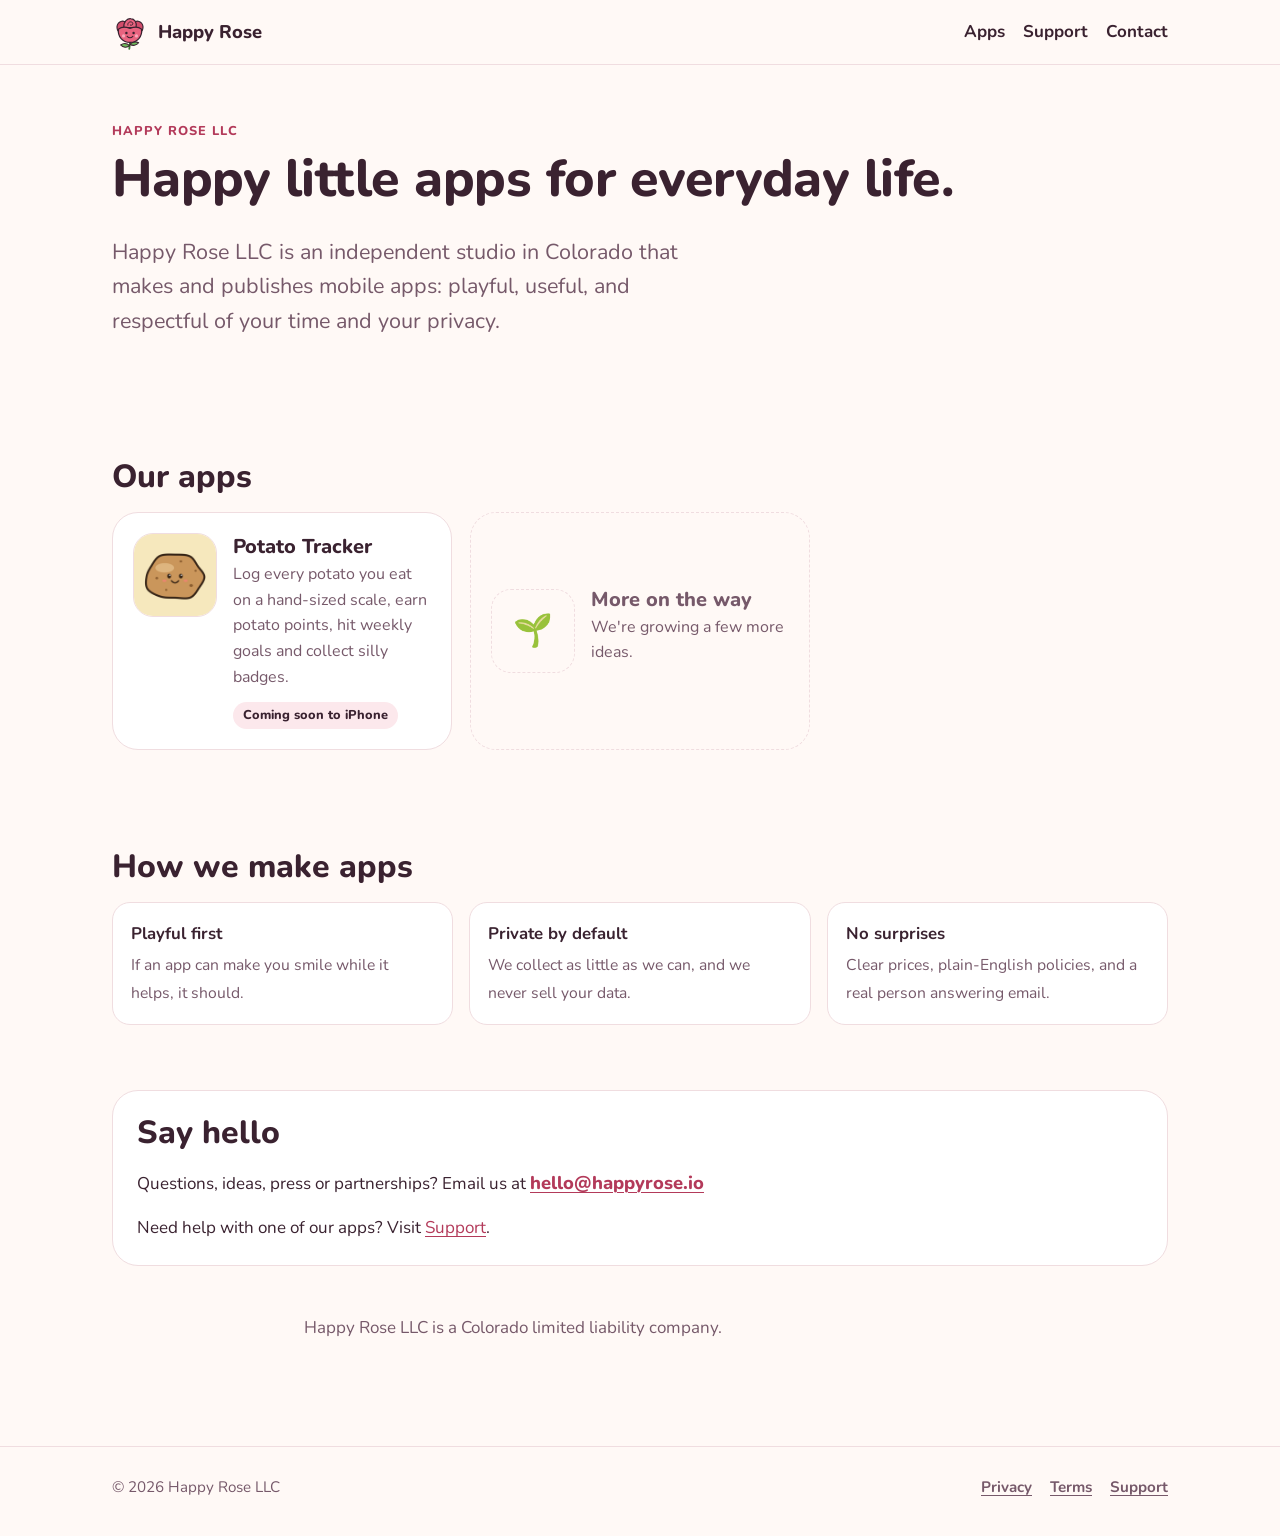
<file: index.html>
<!doctype html>
<html lang="en">
<head>
<meta charset="utf-8">
<meta name="viewport" content="width=device-width, initial-scale=1">
<title>Happy Rose LLC: happy little apps</title>
<meta name="description" content="Happy Rose LLC is an independent studio in Colorado that makes and publishes playful, useful mobile apps.">
<link rel="canonical" href="https://happyrose.io/">
<link rel="icon" href="/favicon.svg" type="image/svg+xml">
<link rel="apple-touch-icon" href="/apple-touch-icon.png">
<meta name="theme-color" content="#FFF9F6">
<meta property="og:type" content="website">
<meta property="og:site_name" content="Happy Rose LLC">
<meta property="og:title" content="Happy Rose LLC: happy little apps">
<meta property="og:description" content="Happy Rose LLC is an independent studio in Colorado that makes and publishes playful, useful mobile apps.">
<meta property="og:url" content="https://happyrose.io/">
<meta property="og:image" content="https://happyrose.io/assets/img/og-happyrose.png">
<meta property="og:image:width" content="1200">
<meta property="og:image:height" content="630">
<meta name="twitter:card" content="summary_large_image">
<meta name="twitter:title" content="Happy Rose LLC: happy little apps">
<meta name="twitter:description" content="Happy Rose LLC is an independent studio in Colorado that makes and publishes playful, useful mobile apps.">
<meta name="twitter:image" content="https://happyrose.io/assets/img/og-happyrose.png">
<link rel="stylesheet" href="/assets/css/site.css">
</head>
<body>
<a class="skip" href="#main">Skip to content</a>
<header class="site-header">
  <div class="wrap">
    <a class="brand" href="/"><img src="/assets/img/logo.svg" alt="" width="36" height="36">Happy Rose</a>
    <nav class="site-nav" aria-label="Main">
      <ul>
        <li><a href="/#apps">Apps</a></li>
        <li><a href="/support/">Support</a></li>
        <li><a href="/#contact">Contact</a></li>
      </ul>
    </nav>
  </div>
</header>
<main id="main">
<section class="hero">
  <div class="wrap">
    <p class="kicker">Happy Rose LLC</p>
    <h1>Happy little apps for everyday life.</h1>
    <p class="lede">Happy Rose LLC is an independent studio in Colorado that makes and publishes mobile apps: playful, useful, and respectful of your time and your privacy.</p>
  </div>
</section>

<section class="section" id="apps" aria-labelledby="apps-title">
  <div class="wrap">
    <h2 id="apps-title">Our apps</h2>
    <ul class="app-grid">
      <li class="app-card">
        <img src="/apps/potato-tracker/img/app-icon-180.png" alt="" width="84" height="84">
        <div>
          <h3><a href="/apps/potato-tracker/">Potato Tracker</a></h3>
          <p>Log every potato you eat on a hand-sized scale, earn potato points, hit weekly goals and collect silly badges.</p>
          <span class="pill">Coming soon to iPhone</span>
        </div>
      </li>
      <li class="app-card app-card--empty">
        <span class="placeholder" aria-hidden="true">🌱</span>
        <div>
          <h3>More on the way</h3>
          <p>We're growing a few more ideas.</p>
        </div>
      </li>
    </ul>
  </div>
</section>

<section class="section" aria-labelledby="values-title">
  <div class="wrap">
    <h2 id="values-title">How we make apps</h2>
    <ul class="values">
      <li><strong>Playful first</strong><span>If an app can make you smile while it helps, it should.</span></li>
      <li><strong>Private by default</strong><span>We collect as little as we can, and we never sell your data.</span></li>
      <li><strong>No surprises</strong><span>Clear prices, plain-English policies, and a real person answering email.</span></li>
    </ul>
  </div>
</section>

<section class="section" id="contact" aria-labelledby="contact-title">
  <div class="wrap">
    <div class="panel">
      <h2 id="contact-title" style="margin-top:0">Say hello</h2>
      <p>Questions, ideas, press or partnerships? Email us at <a class="email" href="mailto:hello@happyrose.io">hello@happyrose.io</a></p>
      <p style="margin:0">Need help with one of our apps? Visit <a href="/support/">Support</a>.</p>
    </div>
  </div>
</section>

<section class="section">
  <div class="wrap narrow">
    <p class="meta" style="color:var(--muted)">Happy Rose LLC is a Colorado limited liability company.</p>
  </div>
</section>
</main>
<footer class="site-footer">
  <div class="wrap">
    <p>© 2026 Happy Rose LLC</p>
    <nav aria-label="Legal">
      <ul>
        <li><a href="/privacy/">Privacy</a></li>
        <li><a href="/terms/">Terms</a></li>
        <li><a href="/support/">Support</a></li>
      </ul>
    </nav>
  </div>
</footer>
</body>
</html>
</file>
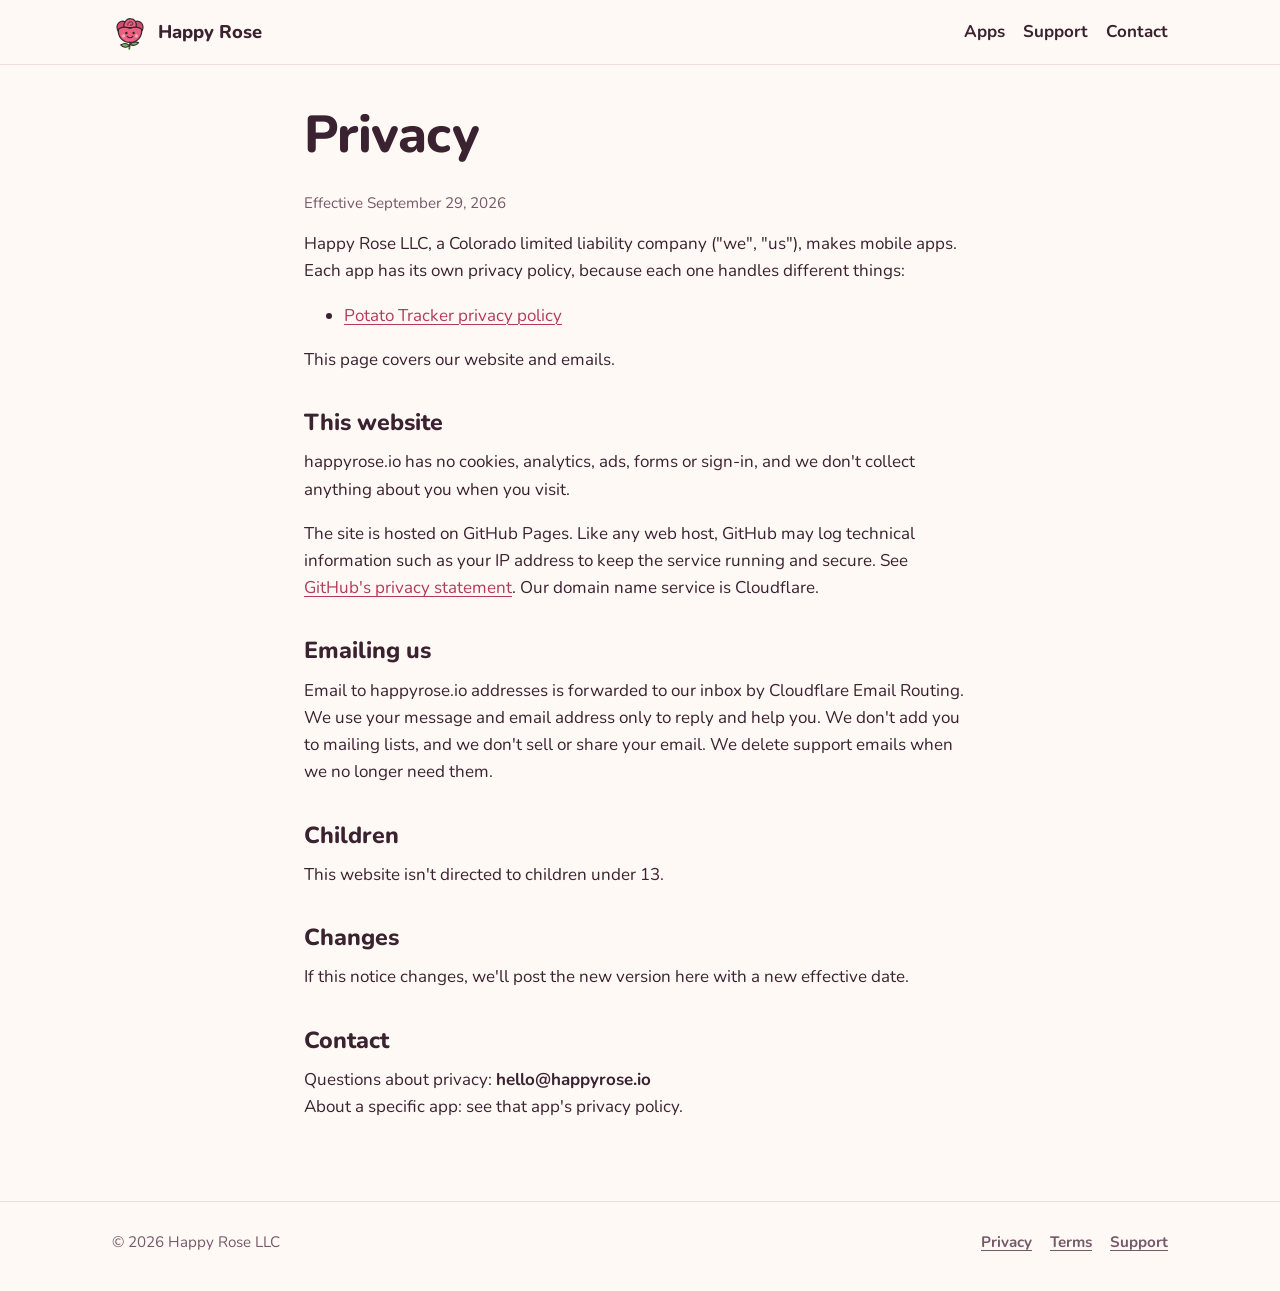
<file: privacy/index.html>
<!doctype html>
<html lang="en">
<head>
<meta charset="utf-8">
<meta name="viewport" content="width=device-width, initial-scale=1">
<title>Privacy | Happy Rose LLC</title>
<meta name="description" content="How Happy Rose LLC handles your information on this website and in our apps.">
<link rel="canonical" href="https://happyrose.io/privacy/">
<link rel="icon" href="/favicon.svg" type="image/svg+xml">
<link rel="apple-touch-icon" href="/apple-touch-icon.png">
<meta name="theme-color" content="#FFF9F6">
<meta property="og:type" content="website">
<meta property="og:site_name" content="Happy Rose LLC">
<meta property="og:title" content="Privacy | Happy Rose LLC">
<meta property="og:description" content="How Happy Rose LLC handles your information on this website and in our apps.">
<meta property="og:url" content="https://happyrose.io/privacy/">
<meta property="og:image" content="https://happyrose.io/assets/img/og-happyrose.png">
<meta property="og:image:width" content="1200">
<meta property="og:image:height" content="630">
<meta name="twitter:card" content="summary_large_image">
<meta name="twitter:title" content="Privacy | Happy Rose LLC">
<meta name="twitter:description" content="How Happy Rose LLC handles your information on this website and in our apps.">
<meta name="twitter:image" content="https://happyrose.io/assets/img/og-happyrose.png">
<link rel="stylesheet" href="/assets/css/site.css">
</head>
<body>
<a class="skip" href="#main">Skip to content</a>
<header class="site-header">
  <div class="wrap">
    <a class="brand" href="/"><img src="/assets/img/logo.svg" alt="" width="36" height="36">Happy Rose</a>
    <nav class="site-nav" aria-label="Main">
      <ul>
        <li><a href="/#apps">Apps</a></li>
        <li><a href="/support/">Support</a></li>
        <li><a href="/#contact">Contact</a></li>
      </ul>
    </nav>
  </div>
</header>
<main id="main">
<article class="doc">
  <div class="wrap narrow">
    <h1>Privacy</h1>
    <p class="meta">Effective September 29, 2026</p>
    <p>Happy Rose LLC, a Colorado limited liability company ("we", "us"), makes mobile apps. Each app has its own privacy policy, because each one handles different things:</p>
    <ul>
      <li><a href="/apps/potato-tracker/privacy/">Potato Tracker privacy policy</a></li>
    </ul>
    <p>This page covers our website and emails.</p>

    <h2>This website</h2>
    <p>happyrose.io has no cookies, analytics, ads, forms or sign-in, and we don't collect anything about you when you visit.</p>
    <p>The site is hosted on GitHub Pages. Like any web host, GitHub may log technical information such as your IP address to keep the service running and secure. See <a href="https://docs.github.com/en/site-policy/privacy-policies/github-general-privacy-statement">GitHub's privacy statement</a>. Our domain name service is Cloudflare.</p>

    <h2>Emailing us</h2>
    <p>Email to happyrose.io addresses is forwarded to our inbox by Cloudflare Email Routing. We use your message and email address only to reply and help you. We don't add you to mailing lists, and we don't sell or share your email. We delete support emails when we no longer need them.</p>

    <h2>Children</h2>
    <p>This website isn't directed to children under 13.</p>

    <h2>Changes</h2>
    <p>If this notice changes, we'll post the new version here with a new effective date.</p>

    <h2>Contact</h2>
    <p>Questions about privacy: <strong>hello@happyrose.io</strong><br>About a specific app: see that app's privacy policy.</p>
  </div>
</article>
</main>
<footer class="site-footer">
  <div class="wrap">
    <p>© 2026 Happy Rose LLC</p>
    <nav aria-label="Legal">
      <ul>
        <li><a href="/privacy/">Privacy</a></li>
        <li><a href="/terms/">Terms</a></li>
        <li><a href="/support/">Support</a></li>
      </ul>
    </nav>
  </div>
</footer>
</body>
</html>
</file>
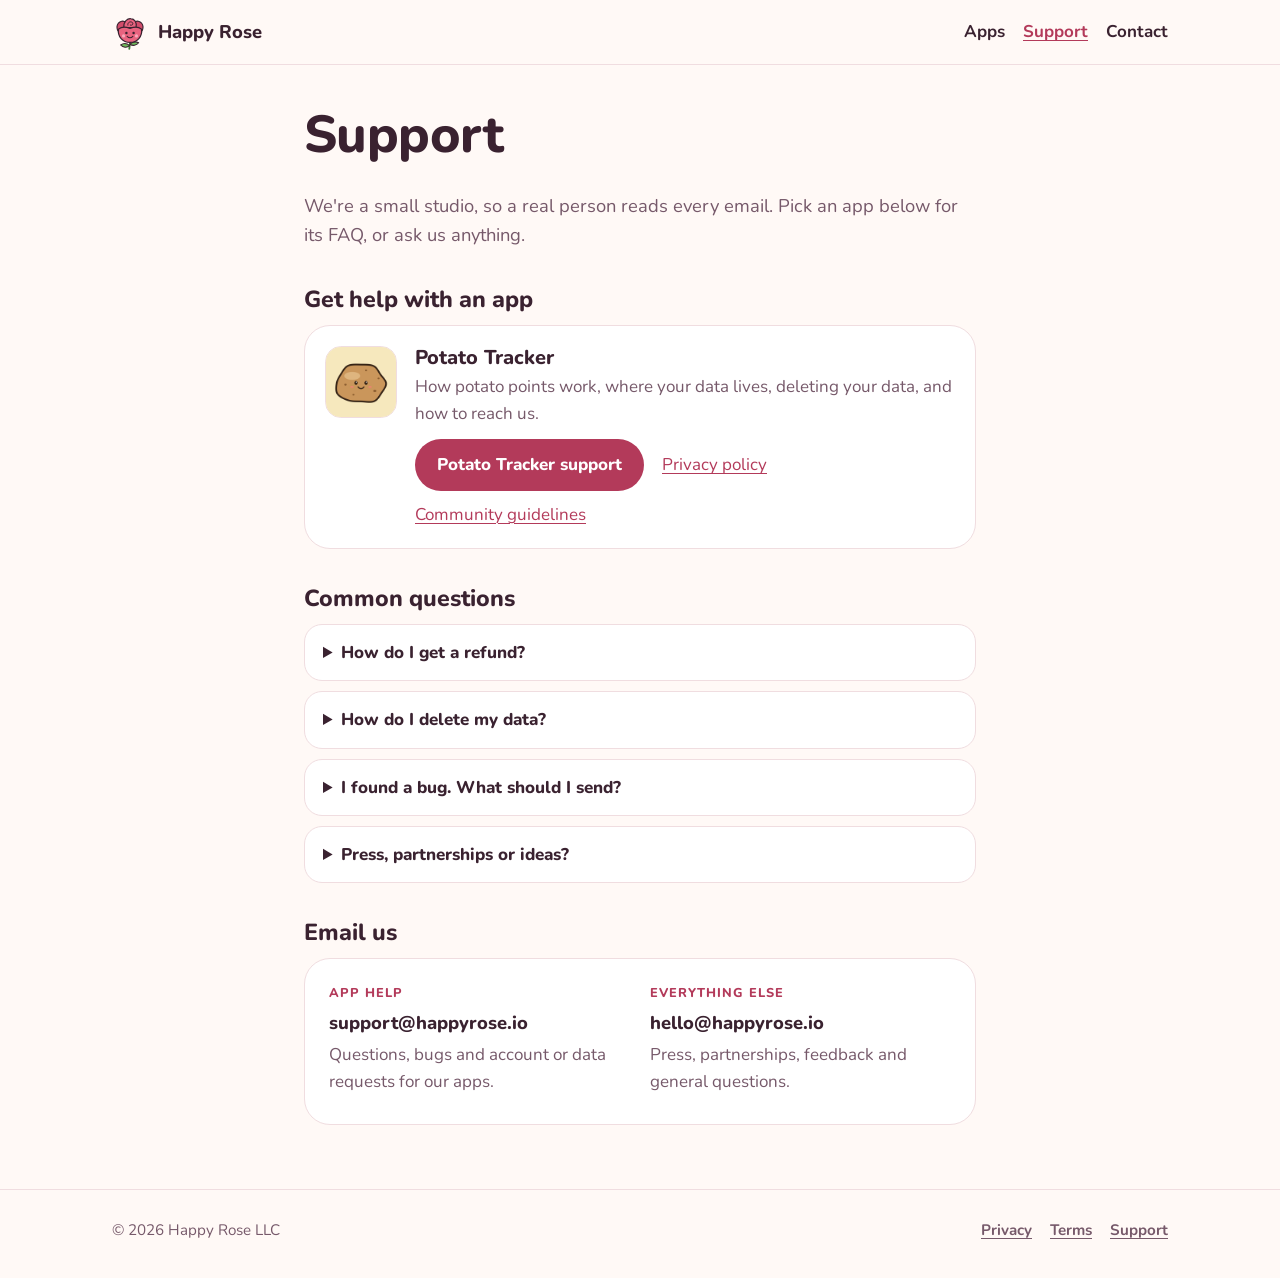
<file: support/index.html>
<!doctype html>
<html lang="en">
<head>
<meta charset="utf-8">
<meta name="viewport" content="width=device-width, initial-scale=1">
<title>Support | Happy Rose LLC</title>
<meta name="description" content="Get help with Happy Rose apps.">
<link rel="canonical" href="https://happyrose.io/support/">
<link rel="icon" href="/favicon.svg" type="image/svg+xml">
<link rel="apple-touch-icon" href="/apple-touch-icon.png">
<meta name="theme-color" content="#FFF9F6">
<meta property="og:type" content="website">
<meta property="og:site_name" content="Happy Rose LLC">
<meta property="og:title" content="Support | Happy Rose LLC">
<meta property="og:description" content="Get help with Happy Rose apps.">
<meta property="og:url" content="https://happyrose.io/support/">
<meta property="og:image" content="https://happyrose.io/assets/img/og-happyrose.png">
<meta property="og:image:width" content="1200">
<meta property="og:image:height" content="630">
<meta name="twitter:card" content="summary_large_image">
<meta name="twitter:title" content="Support | Happy Rose LLC">
<meta name="twitter:description" content="Get help with Happy Rose apps.">
<meta name="twitter:image" content="https://happyrose.io/assets/img/og-happyrose.png">
<link rel="stylesheet" href="/assets/css/site.css">
</head>
<body>
<a class="skip" href="#main">Skip to content</a>
<header class="site-header">
  <div class="wrap">
    <a class="brand" href="/"><img src="/assets/img/logo.svg" alt="" width="36" height="36">Happy Rose</a>
    <nav class="site-nav" aria-label="Main">
      <ul>
        <li><a href="/#apps">Apps</a></li>
        <li><a href="/support/" aria-current="page">Support</a></li>
        <li><a href="/#contact">Contact</a></li>
      </ul>
    </nav>
  </div>
</header>
<main id="main">
<article class="doc">
  <div class="wrap narrow">
    <h1>Support</h1>
    <p class="lede-sm">We're a small studio, so a real person reads every email. Pick an app below for its FAQ, or ask us anything.</p>

    <h2>Get help with an app</h2>
    <div class="support-app">
      <img src="/apps/potato-tracker/img/app-icon-180.png" alt="" width="72" height="72">
      <div class="support-app-text">
        <h3>Potato Tracker</h3>
        <p>How potato points work, where your data lives, deleting your data, and how to reach us.</p>
        <p class="support-links">
          <a class="button" href="/apps/potato-tracker/support/">Potato Tracker support</a>
          <a href="/apps/potato-tracker/privacy/">Privacy policy</a>
          <a href="/apps/potato-tracker/community-guidelines/">Community guidelines</a>
        </p>
      </div>
    </div>

    <h2>Common questions</h2>
    <details>
      <summary>How do I get a refund?</summary>
      <p>Apple and Google handle all purchases and refunds. For the App Store, go to <a href="https://reportaproblem.apple.com">reportaproblem.apple.com</a>. For Google Play, see <a href="https://support.google.com/googleplay/answer/2479637">Google Play's refund help</a>. We can't see or change your payment.</p>
    </details>
    <details>
      <summary>How do I delete my data?</summary>
      <p>Each app's privacy policy explains exactly what it stores and how to delete it. For Potato Tracker, everything you log lives on your phone, so deleting the app deletes it. See <a href="/apps/potato-tracker/privacy/#delete">deleting your data</a>.</p>
    </details>
    <details>
      <summary>I found a bug. What should I send?</summary>
      <p>Tell us the app, what you did, and what happened. Include your phone model and iOS or Android version. A screenshot helps a lot.</p>
    </details>
    <details>
      <summary>Press, partnerships or ideas?</summary>
      <p>We'd love to hear from you at hello@happyrose.io.</p>
    </details>

    <h2 id="contact">Email us</h2>
    <div class="panel contact-grid">
      <div>
        <p class="kicker">App help</p>
        <p class="email">support@happyrose.io</p>
        <p>Questions, bugs and account or data requests for our apps.</p>
      </div>
      <div>
        <p class="kicker">Everything else</p>
        <p class="email">hello@happyrose.io</p>
        <p>Press, partnerships, feedback and general questions.</p>
      </div>
    </div>
  </div>
</article>
</main>
<footer class="site-footer">
  <div class="wrap">
    <p>© 2026 Happy Rose LLC</p>
    <nav aria-label="Legal">
      <ul>
        <li><a href="/privacy/">Privacy</a></li>
        <li><a href="/terms/">Terms</a></li>
        <li><a href="/support/">Support</a></li>
      </ul>
    </nav>
  </div>
</footer>
</body>
</html>
</file>
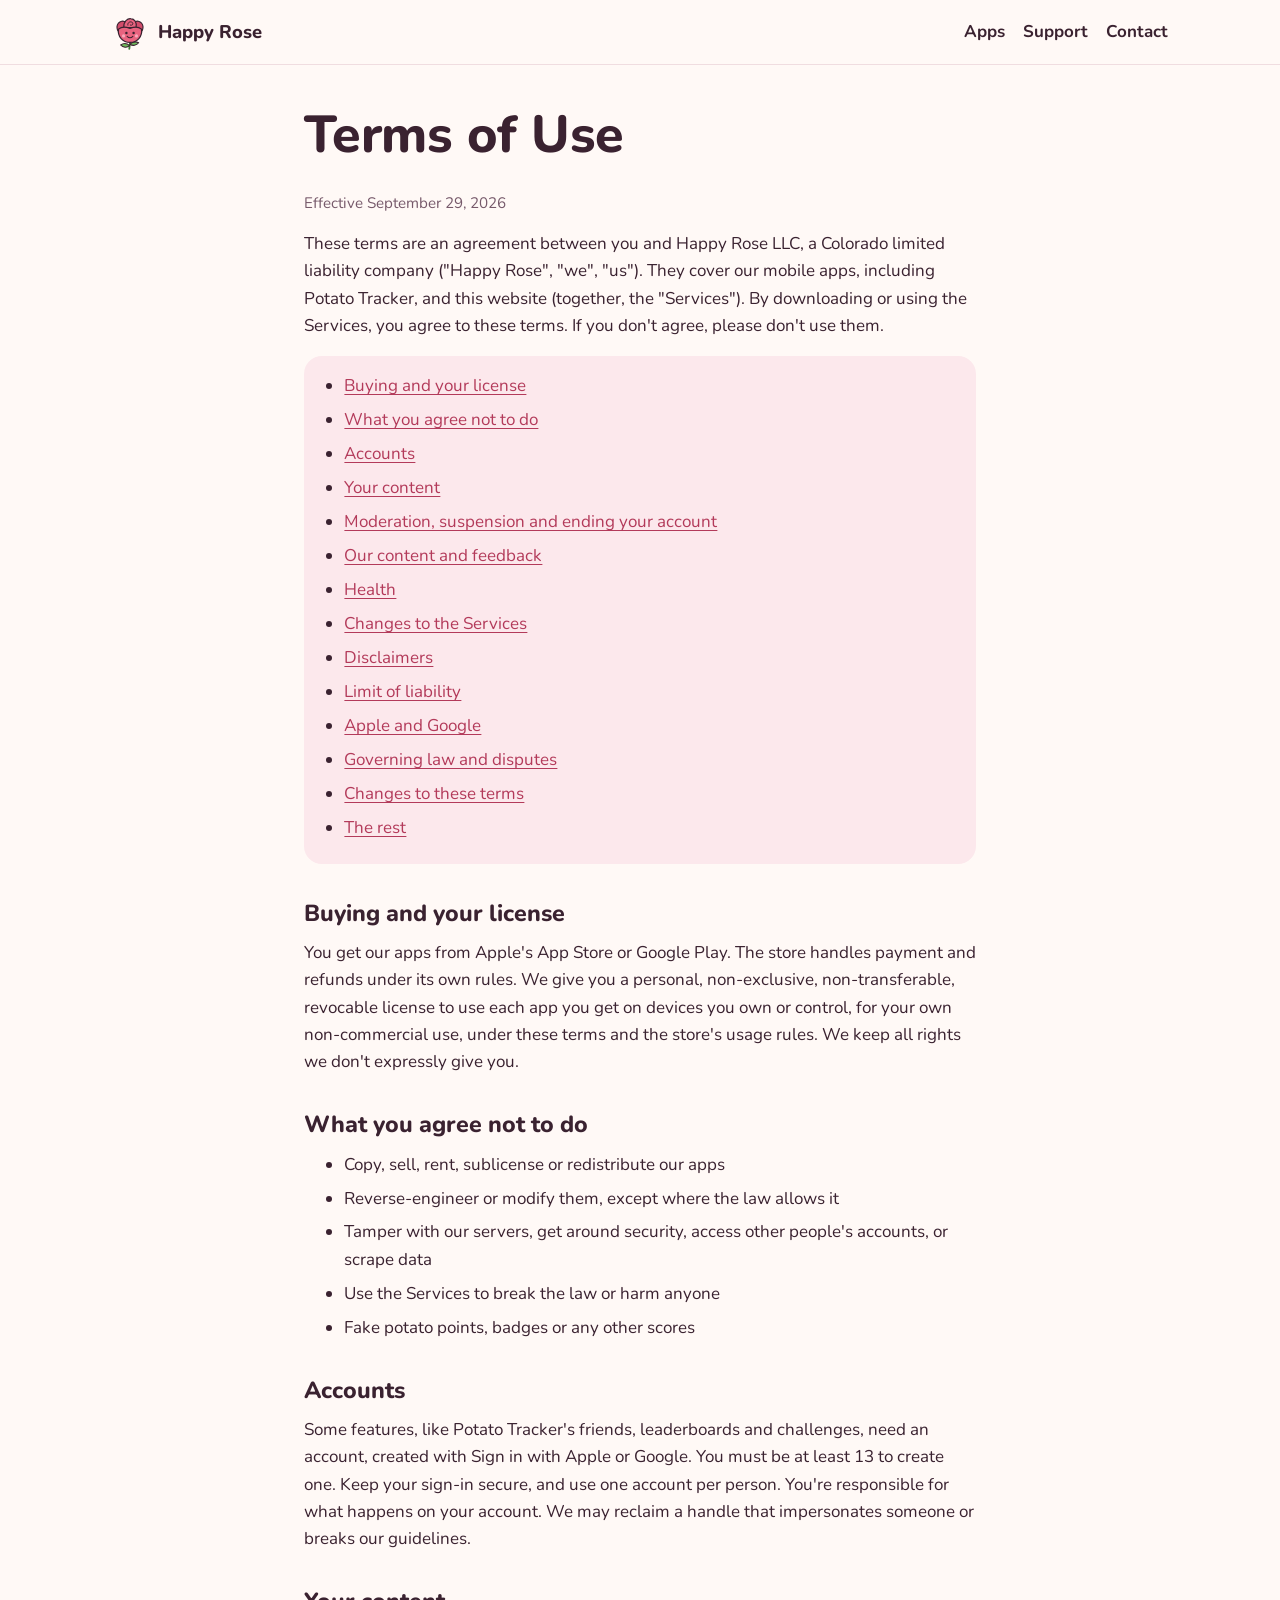
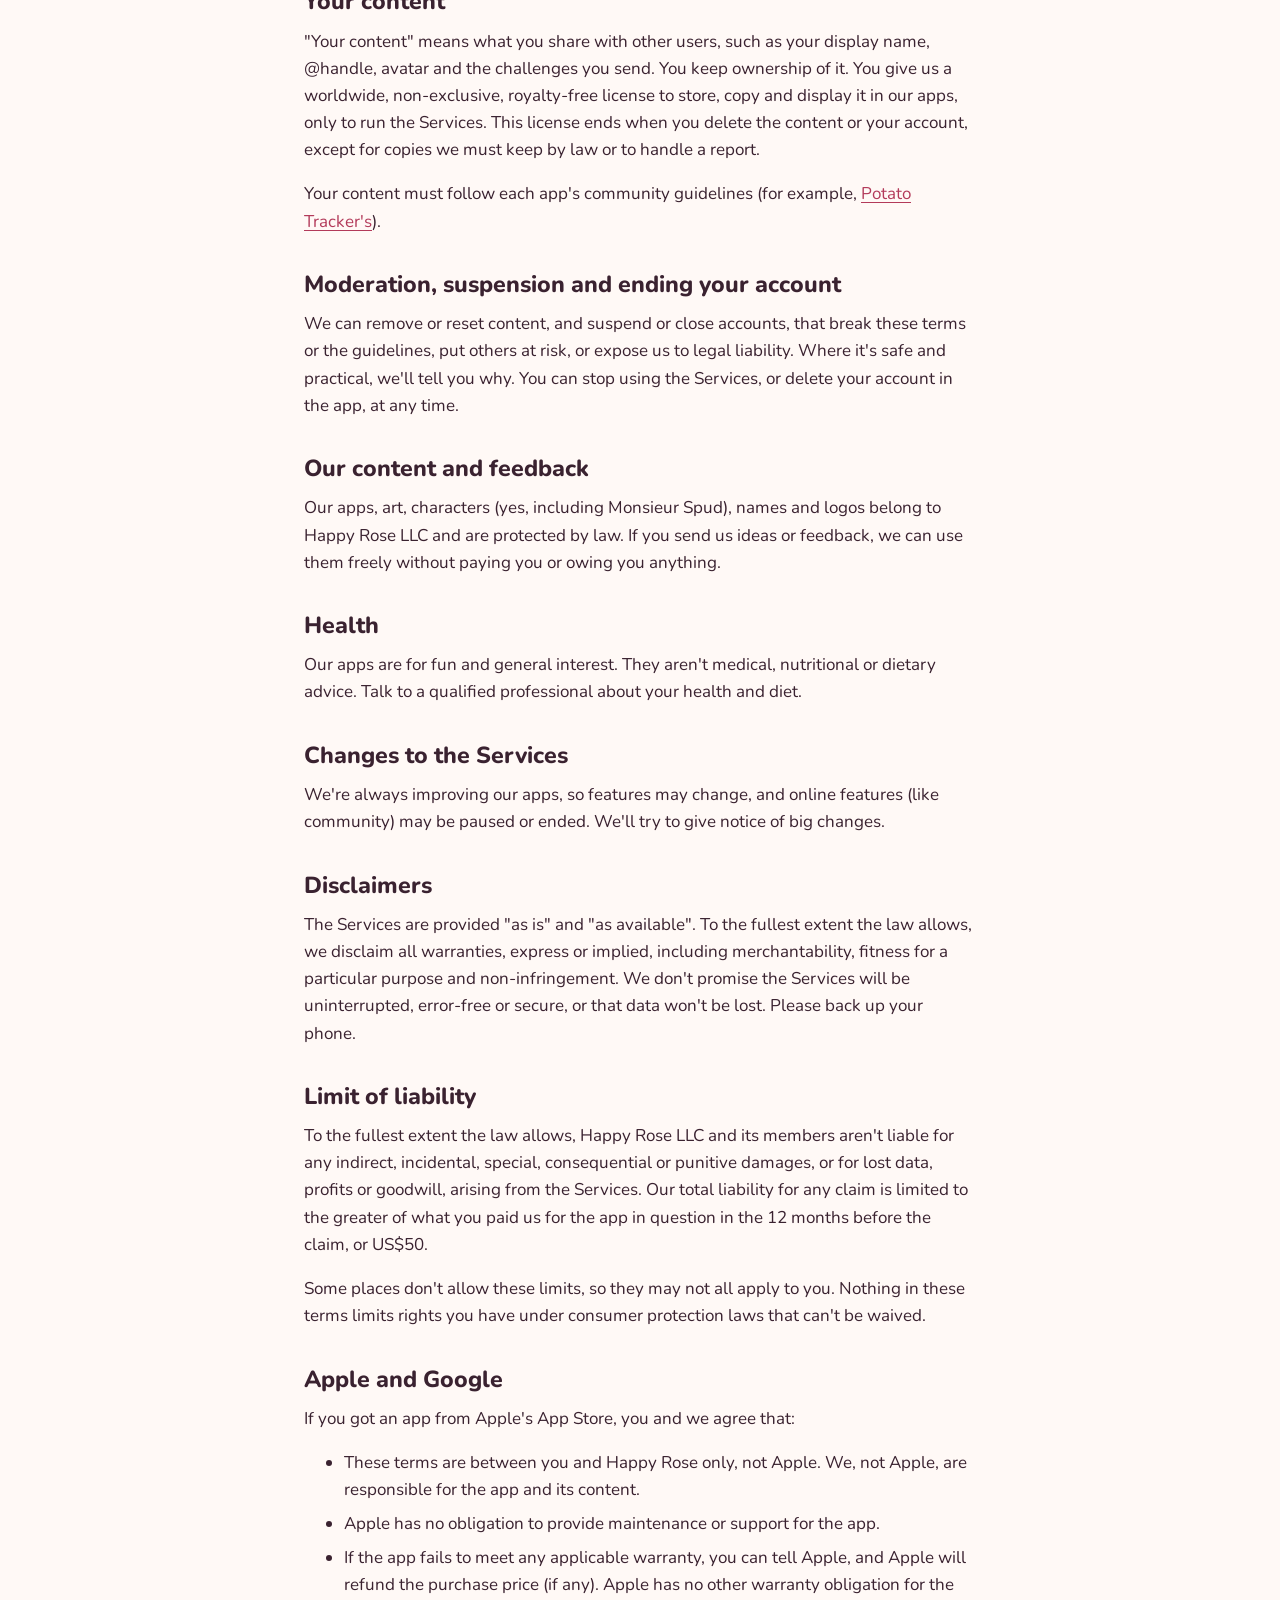
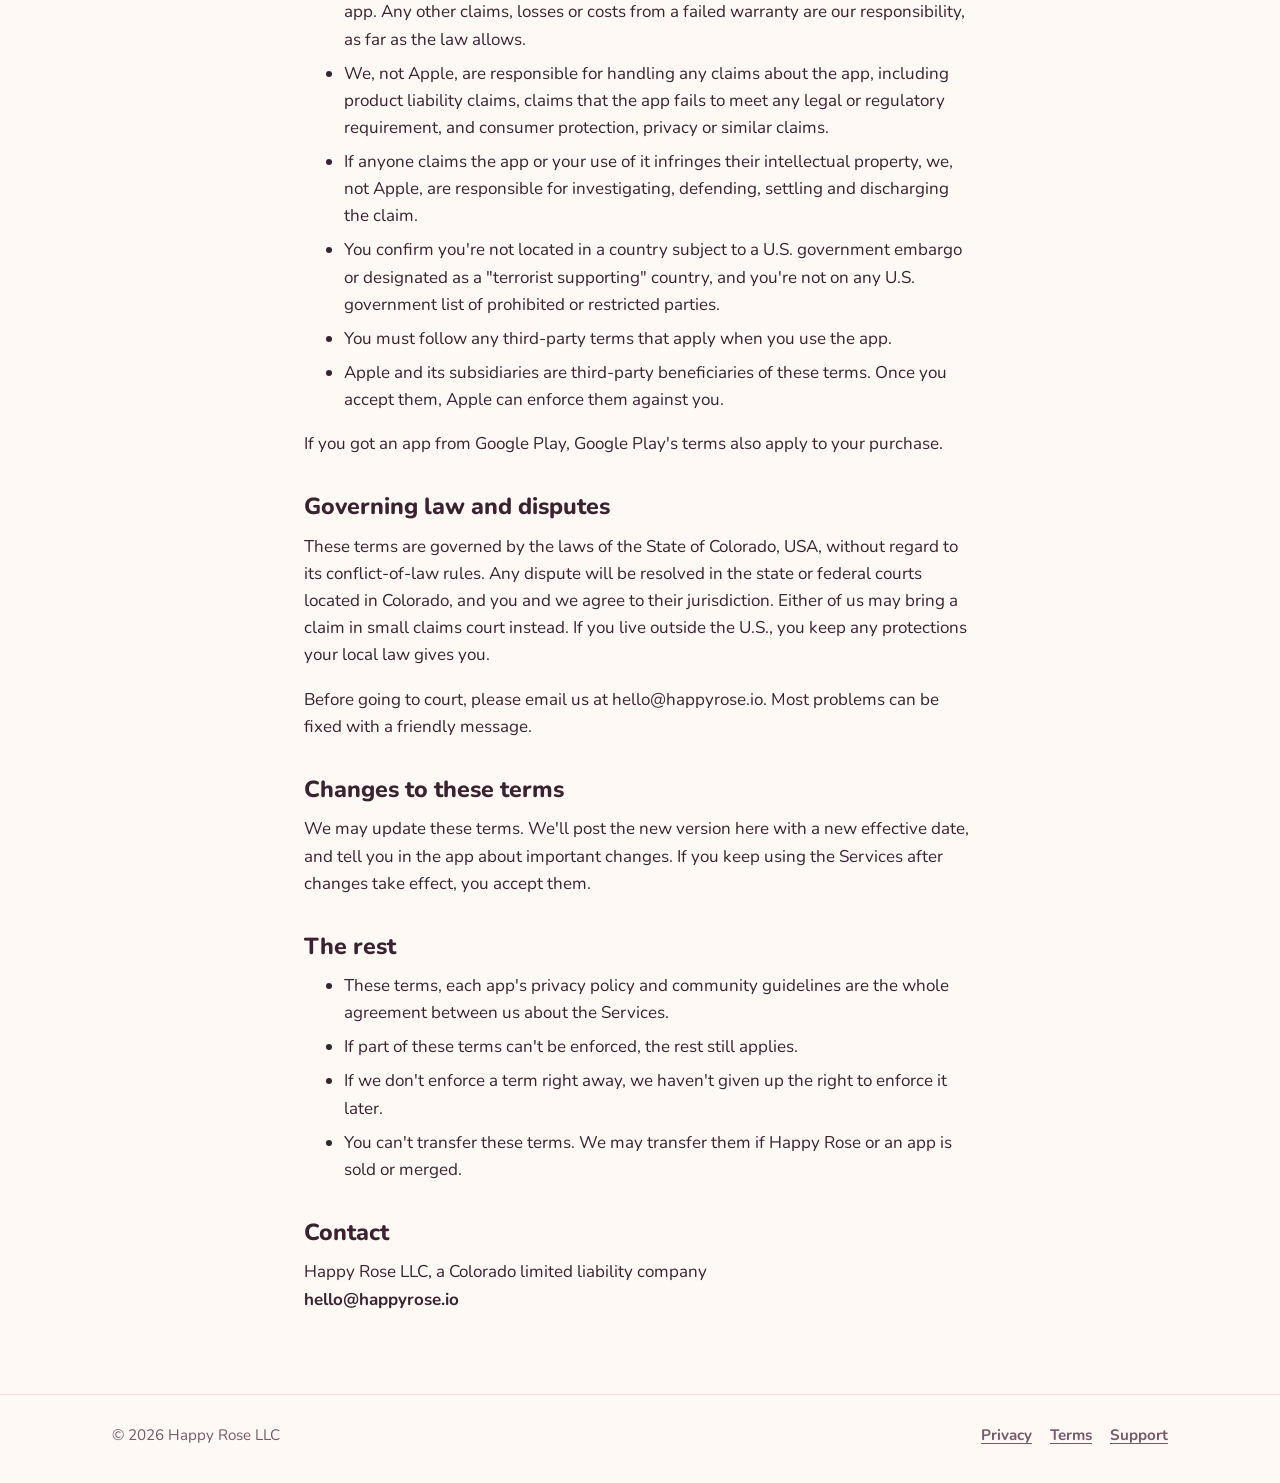
<file: terms/index.html>
<!doctype html>
<html lang="en">
<head>
<meta charset="utf-8">
<meta name="viewport" content="width=device-width, initial-scale=1">
<title>Terms of Use | Happy Rose LLC</title>
<meta name="description" content="The terms for using Happy Rose LLC apps and this website.">
<link rel="canonical" href="https://happyrose.io/terms/">
<link rel="icon" href="/favicon.svg" type="image/svg+xml">
<link rel="apple-touch-icon" href="/apple-touch-icon.png">
<meta name="theme-color" content="#FFF9F6">
<meta property="og:type" content="website">
<meta property="og:site_name" content="Happy Rose LLC">
<meta property="og:title" content="Terms of Use | Happy Rose LLC">
<meta property="og:description" content="The terms for using Happy Rose LLC apps and this website.">
<meta property="og:url" content="https://happyrose.io/terms/">
<meta property="og:image" content="https://happyrose.io/assets/img/og-happyrose.png">
<meta property="og:image:width" content="1200">
<meta property="og:image:height" content="630">
<meta name="twitter:card" content="summary_large_image">
<meta name="twitter:title" content="Terms of Use | Happy Rose LLC">
<meta name="twitter:description" content="The terms for using Happy Rose LLC apps and this website.">
<meta name="twitter:image" content="https://happyrose.io/assets/img/og-happyrose.png">
<link rel="stylesheet" href="/assets/css/site.css">
</head>
<body>
<a class="skip" href="#main">Skip to content</a>
<header class="site-header">
  <div class="wrap">
    <a class="brand" href="/"><img src="/assets/img/logo.svg" alt="" width="36" height="36">Happy Rose</a>
    <nav class="site-nav" aria-label="Main">
      <ul>
        <li><a href="/#apps">Apps</a></li>
        <li><a href="/support/">Support</a></li>
        <li><a href="/#contact">Contact</a></li>
      </ul>
    </nav>
  </div>
</header>
<main id="main">
<article class="doc">
  <div class="wrap narrow">
    <h1>Terms of Use</h1>
    <p class="meta">Effective September 29, 2026</p>
    <p>These terms are an agreement between you and Happy Rose LLC, a Colorado limited liability company ("Happy Rose", "we", "us"). They cover our mobile apps, including Potato Tracker, and this website (together, the "Services"). By downloading or using the Services, you agree to these terms. If you don't agree, please don't use them.</p>

    <nav class="toc" aria-label="On this page">
      <ul>
        <li><a href="#license">Buying and your license</a></li>
        <li><a href="#rules">What you agree not to do</a></li>
        <li><a href="#accounts">Accounts</a></li>
        <li><a href="#content">Your content</a></li>
        <li><a href="#moderation">Moderation, suspension and ending your account</a></li>
        <li><a href="#ours">Our content and feedback</a></li>
        <li><a href="#health">Health</a></li>
        <li><a href="#changes-services">Changes to the Services</a></li>
        <li><a href="#disclaimers">Disclaimers</a></li>
        <li><a href="#liability">Limit of liability</a></li>
        <li><a href="#stores">Apple and Google</a></li>
        <li><a href="#law">Governing law and disputes</a></li>
        <li><a href="#changes">Changes to these terms</a></li>
        <li><a href="#general">The rest</a></li>
      </ul>
    </nav>

    <h2 id="license">Buying and your license</h2>
    <p>You get our apps from Apple's App Store or Google Play. The store handles payment and refunds under its own rules. We give you a personal, non-exclusive, non-transferable, revocable license to use each app you get on devices you own or control, for your own non-commercial use, under these terms and the store's usage rules. We keep all rights we don't expressly give you.</p>

    <h2 id="rules">What you agree not to do</h2>
    <ul>
      <li>Copy, sell, rent, sublicense or redistribute our apps</li>
      <li>Reverse-engineer or modify them, except where the law allows it</li>
      <li>Tamper with our servers, get around security, access other people's accounts, or scrape data</li>
      <li>Use the Services to break the law or harm anyone</li>
      <li>Fake potato points, badges or any other scores</li>
    </ul>

    <h2 id="accounts">Accounts</h2>
    <p>Some features, like Potato Tracker's friends, leaderboards and challenges, need an account, created with Sign in with Apple or Google. You must be at least 13 to create one. Keep your sign-in secure, and use one account per person. You're responsible for what happens on your account. We may reclaim a handle that impersonates someone or breaks our guidelines.</p>

    <h2 id="content">Your content</h2>
    <p>"Your content" means what you share with other users, such as your display name, @handle, avatar and the challenges you send. You keep ownership of it. You give us a worldwide, non-exclusive, royalty-free license to store, copy and display it in our apps, only to run the Services. This license ends when you delete the content or your account, except for copies we must keep by law or to handle a report.</p>
    <p>Your content must follow each app's community guidelines (for example, <a href="/apps/potato-tracker/community-guidelines/">Potato Tracker's</a>).</p>

    <h2 id="moderation">Moderation, suspension and ending your account</h2>
    <p>We can remove or reset content, and suspend or close accounts, that break these terms or the guidelines, put others at risk, or expose us to legal liability. Where it's safe and practical, we'll tell you why. You can stop using the Services, or delete your account in the app, at any time.</p>

    <h2 id="ours">Our content and feedback</h2>
    <p>Our apps, art, characters (yes, including Monsieur Spud), names and logos belong to Happy Rose LLC and are protected by law. If you send us ideas or feedback, we can use them freely without paying you or owing you anything.</p>

    <h2 id="health">Health</h2>
    <p>Our apps are for fun and general interest. They aren't medical, nutritional or dietary advice. Talk to a qualified professional about your health and diet.</p>

    <h2 id="changes-services">Changes to the Services</h2>
    <p>We're always improving our apps, so features may change, and online features (like community) may be paused or ended. We'll try to give notice of big changes.</p>

    <h2 id="disclaimers">Disclaimers</h2>
    <p>The Services are provided "as is" and "as available". To the fullest extent the law allows, we disclaim all warranties, express or implied, including merchantability, fitness for a particular purpose and non-infringement. We don't promise the Services will be uninterrupted, error-free or secure, or that data won't be lost. Please back up your phone.</p>

    <h2 id="liability">Limit of liability</h2>
    <p>To the fullest extent the law allows, Happy Rose LLC and its members aren't liable for any indirect, incidental, special, consequential or punitive damages, or for lost data, profits or goodwill, arising from the Services. Our total liability for any claim is limited to the greater of what you paid us for the app in question in the 12 months before the claim, or US$50.</p>
    <p>Some places don't allow these limits, so they may not all apply to you. Nothing in these terms limits rights you have under consumer protection laws that can't be waived.</p>

    <h2 id="stores">Apple and Google</h2>
    <p>If you got an app from Apple's App Store, you and we agree that:</p>
    <ul>
      <li>These terms are between you and Happy Rose only, not Apple. We, not Apple, are responsible for the app and its content.</li>
      <li>Apple has no obligation to provide maintenance or support for the app.</li>
      <li>If the app fails to meet any applicable warranty, you can tell Apple, and Apple will refund the purchase price (if any). Apple has no other warranty obligation for the app. Any other claims, losses or costs from a failed warranty are our responsibility, as far as the law allows.</li>
      <li>We, not Apple, are responsible for handling any claims about the app, including product liability claims, claims that the app fails to meet any legal or regulatory requirement, and consumer protection, privacy or similar claims.</li>
      <li>If anyone claims the app or your use of it infringes their intellectual property, we, not Apple, are responsible for investigating, defending, settling and discharging the claim.</li>
      <li>You confirm you're not located in a country subject to a U.S. government embargo or designated as a "terrorist supporting" country, and you're not on any U.S. government list of prohibited or restricted parties.</li>
      <li>You must follow any third-party terms that apply when you use the app.</li>
      <li>Apple and its subsidiaries are third-party beneficiaries of these terms. Once you accept them, Apple can enforce them against you.</li>
    </ul>
    <p>If you got an app from Google Play, Google Play's terms also apply to your purchase.</p>

    <h2 id="law">Governing law and disputes</h2>
    <p>These terms are governed by the laws of the State of Colorado, USA, without regard to its conflict-of-law rules. Any dispute will be resolved in the state or federal courts located in Colorado, and you and we agree to their jurisdiction. Either of us may bring a claim in small claims court instead. If you live outside the U.S., you keep any protections your local law gives you.</p>
    <p>Before going to court, please email us at hello@happyrose.io. Most problems can be fixed with a friendly message.</p>

    <h2 id="changes">Changes to these terms</h2>
    <p>We may update these terms. We'll post the new version here with a new effective date, and tell you in the app about important changes. If you keep using the Services after changes take effect, you accept them.</p>

    <h2 id="general">The rest</h2>
    <ul>
      <li>These terms, each app's privacy policy and community guidelines are the whole agreement between us about the Services.</li>
      <li>If part of these terms can't be enforced, the rest still applies.</li>
      <li>If we don't enforce a term right away, we haven't given up the right to enforce it later.</li>
      <li>You can't transfer these terms. We may transfer them if Happy Rose or an app is sold or merged.</li>
    </ul>

    <h2>Contact</h2>
    <p>Happy Rose LLC, a Colorado limited liability company<br><strong>hello@happyrose.io</strong></p>
  </div>
</article>
</main>
<footer class="site-footer">
  <div class="wrap">
    <p>© 2026 Happy Rose LLC</p>
    <nav aria-label="Legal">
      <ul>
        <li><a href="/privacy/">Privacy</a></li>
        <li><a href="/terms/">Terms</a></li>
        <li><a href="/support/">Support</a></li>
      </ul>
    </nav>
  </div>
</footer>
</body>
</html>
</file>
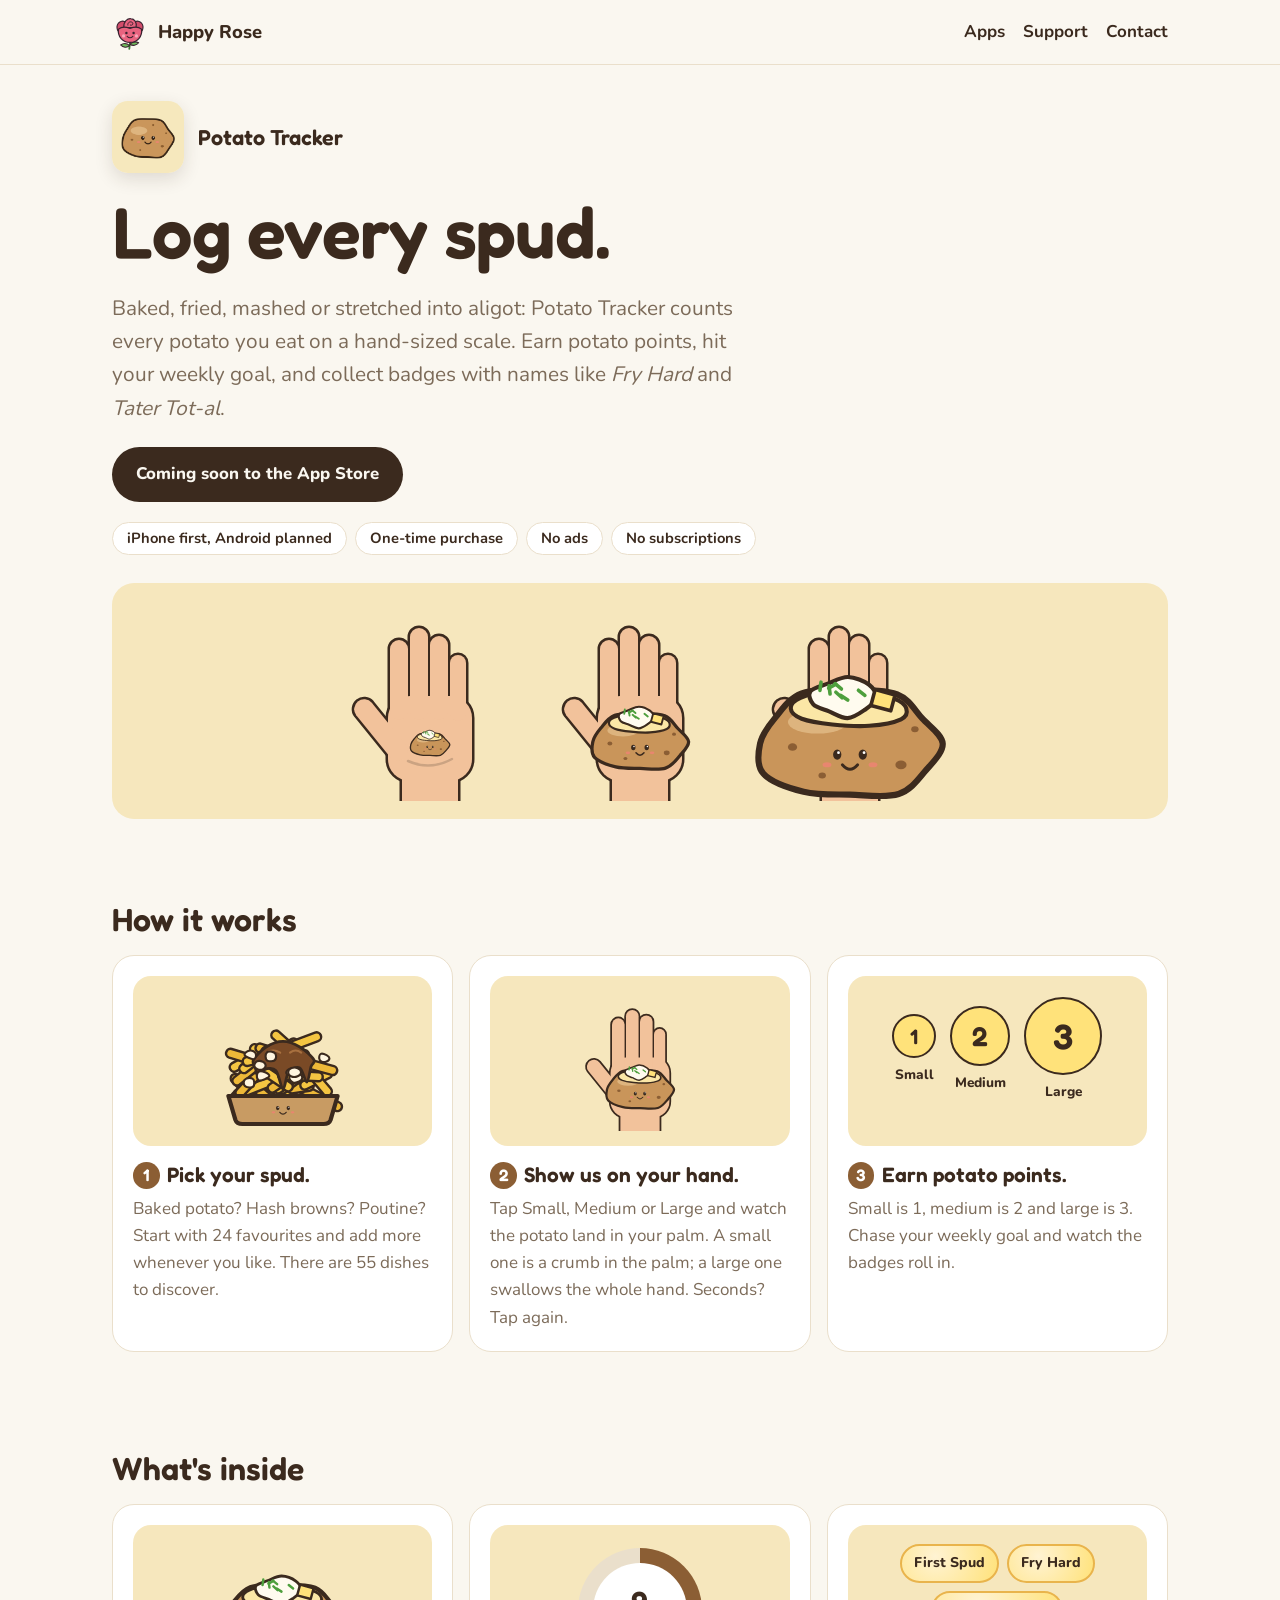
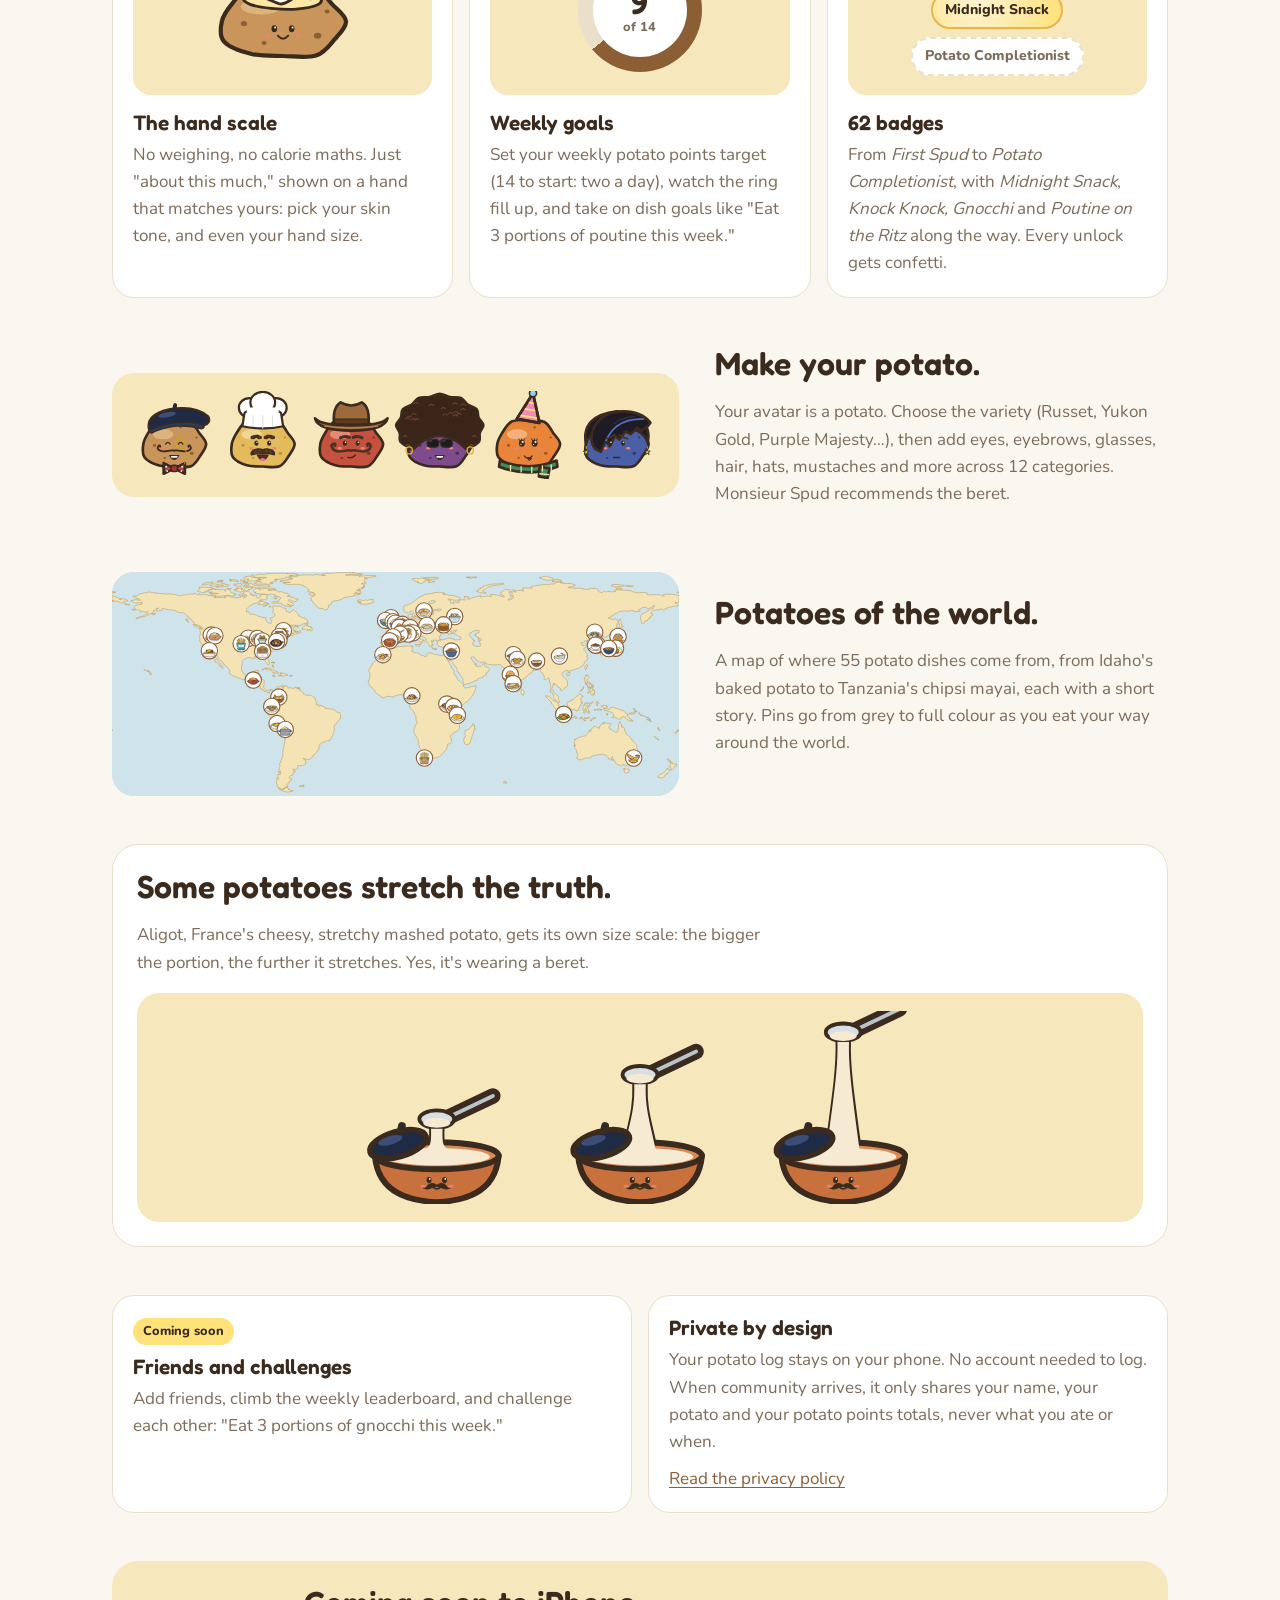
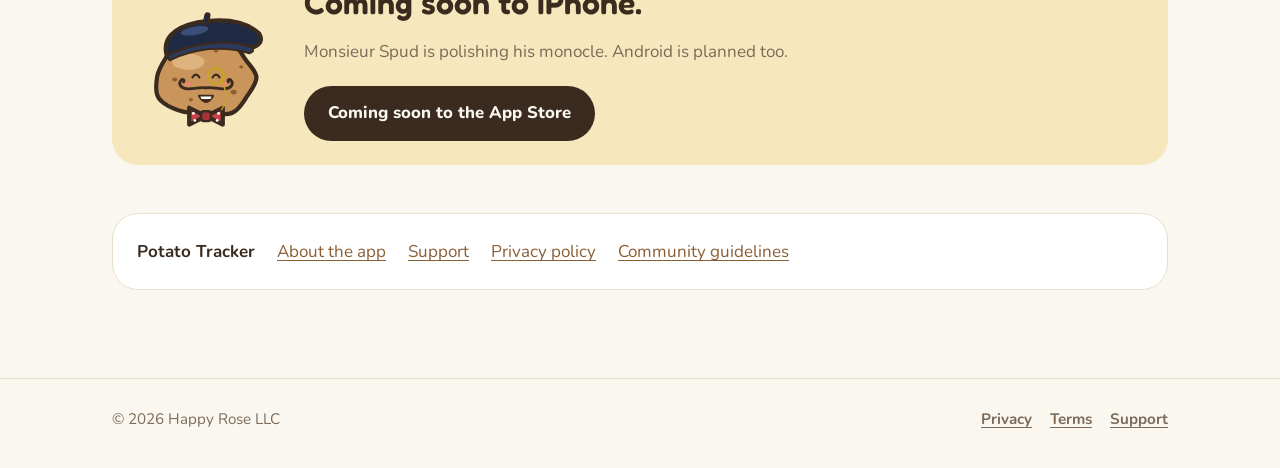
<file: apps/potato-tracker/index.html>
<!doctype html>
<html lang="en">
<head>
<meta charset="utf-8">
<meta name="viewport" content="width=device-width, initial-scale=1">
<title>Potato Tracker: log every spud | Happy Rose</title>
<meta name="description" content="Log every potato you eat on a hand-sized scale, earn potato points, hit weekly goals and collect silly badges. Coming soon to iPhone.">
<link rel="canonical" href="https://happyrose.io/apps/potato-tracker/">
<link rel="icon" href="/apps/potato-tracker/img/app-icon.svg" type="image/svg+xml">
<link rel="apple-touch-icon" href="/apps/potato-tracker/img/app-icon-180.png">
<meta name="theme-color" content="#FAF7F0">
<meta property="og:type" content="website">
<meta property="og:site_name" content="Happy Rose LLC">
<meta property="og:title" content="Potato Tracker: log every spud | Happy Rose">
<meta property="og:description" content="Log every potato you eat on a hand-sized scale, earn potato points, hit weekly goals and collect silly badges. Coming soon to iPhone.">
<meta property="og:url" content="https://happyrose.io/apps/potato-tracker/">
<meta property="og:image" content="https://happyrose.io/apps/potato-tracker/img/share-card.png">
<meta property="og:image:width" content="1200">
<meta property="og:image:height" content="630">
<meta name="twitter:card" content="summary_large_image">
<meta name="twitter:title" content="Potato Tracker: log every spud | Happy Rose">
<meta name="twitter:description" content="Log every potato you eat on a hand-sized scale, earn potato points, hit weekly goals and collect silly badges. Coming soon to iPhone.">
<meta name="twitter:image" content="https://happyrose.io/apps/potato-tracker/img/share-card.png">
<link rel="stylesheet" href="/assets/css/site.css">
</head>
<body class="app-potato">
<a class="skip" href="#main">Skip to content</a>
<header class="site-header">
  <div class="wrap">
    <a class="brand" href="/"><img src="/assets/img/logo.svg" alt="" width="36" height="36">Happy Rose</a>
    <nav class="site-nav" aria-label="Main">
      <ul>
        <li><a href="/#apps">Apps</a></li>
        <li><a href="/support/">Support</a></li>
        <li><a href="/#contact">Contact</a></li>
      </ul>
    </nav>
  </div>
</header>
<main id="main">
<section class="app-hero">
  <div class="wrap">
    <div class="app-title">
      <img class="icon" src="/apps/potato-tracker/img/app-icon-512.png" alt="Potato Tracker app icon: a smiling potato" width="168" height="168">
      <p class="app-name">Potato Tracker</p>
    </div>
    <h1>Log every spud.</h1>
    <p class="tagline">Baked, fried, mashed or stretched into aligot: Potato Tracker counts every potato you eat on a hand-sized scale. Earn potato points, hit your weekly goal, and collect badges with names like <em>Fry Hard</em> and <em>Tater Tot-al</em>.</p>
    <div class="cta-row">
      <!-- Launch day: add href to the App Store listing and swap in Apple's badge. -->
      <a class="button store">Coming soon to the App Store</a>
    </div>
    <ul class="facts" aria-label="Quick facts">
      <li>iPhone first, Android planned</li>
      <li>One-time purchase</li>
      <li>No ads</li>
      <li>No subscriptions</li>
    </ul>
    <div class="stage hero-art">
      <picture>
        <source media="(min-width: 560px)" srcset="/apps/potato-tracker/img/hand-scale-small-medium-large.svg">
        <img src="/apps/potato-tracker/img/hand-medium-baked-potato.svg" alt="A hand holding a baked potato. At small it's a crumb in the palm; at large it swallows the whole hand." width="620" height="200">
      </picture>
    </div>
  </div>
</section>

<section class="section" aria-labelledby="how-title">
  <div class="wrap">
    <h2 id="how-title">How it works</h2>
    <ol class="steps">
      <li>
        <div class="art"><img src="/apps/potato-tracker/img/dish-poutine.svg" alt="" width="200" height="200"></div>
        <h3>Pick your spud.</h3>
        <p>Baked potato? Hash browns? Poutine? Start with 24 favourites and add more whenever you like. There are 55 dishes to discover.</p>
      </li>
      <li>
        <div class="art"><img src="/apps/potato-tracker/img/hand-medium-baked-potato.svg" alt="" width="200" height="200"></div>
        <h3>Show us on your hand.</h3>
        <p>Tap Small, Medium or Large and watch the potato land in your palm. A small one is a crumb in the palm; a large one swallows the whole hand. Seconds? Tap again.</p>
      </li>
      <li>
        <div class="art points" aria-hidden="true">
          <span><b>1</b>Small</span><span><b>2</b>Medium</span><span><b>3</b>Large</span>
        </div>
        <h3>Earn potato points.</h3>
        <p>Small is 1, medium is 2 and large is 3. Chase your weekly goal and watch the badges roll in.</p>
      </li>
    </ol>
  </div>
</section>

<section class="section" aria-labelledby="features-title">
  <div class="wrap">
    <h2 id="features-title">What's inside</h2>
    <ul class="features">
      <li class="feature">
        <div class="art"><img src="/apps/potato-tracker/img/dish-baked.svg" alt="" width="200" height="200"></div>
        <h3>The hand scale</h3>
        <p>No weighing, no calorie maths. Just "about this much," shown on a hand that matches yours: pick your skin tone, and even your hand size.</p>
      </li>
      <li class="feature">
        <div class="art" aria-hidden="true">
          <div class="ring" style="--p:64"><span><b>9</b>of 14</span></div>
        </div>
        <h3>Weekly goals</h3>
        <p>Set your weekly potato points target (14 to start: two a day), watch the ring fill up, and take on dish goals like "Eat 3 portions of poutine this week."</p>
      </li>
      <li class="feature">
        <div class="art medals" aria-hidden="true">
          <span>First Spud</span><span>Fry Hard</span><span>Midnight Snack</span><span class="locked">Potato Completionist</span>
        </div>
        <h3>62 badges</h3>
        <p>From <em>First Spud</em> to <em>Potato Completionist</em>, with <em>Midnight Snack</em>, <em>Knock Knock, Gnocchi</em> and <em>Poutine on the Ritz</em> along the way. Every unlock gets confetti.</p>
      </li>
    </ul>
  </div>
</section>

<section class="section" aria-labelledby="avatar-title">
  <div class="wrap">
    <div class="wide">
      <div class="stage"><img src="/apps/potato-tracker/img/avatar-lineup.svg" alt="Six dressed-up potato avatars in a row, including Monsieur Spud in a beret and monocle, a chef and a cowboy." width="1200" height="200"></div>
      <div class="wide-text">
        <h2 id="avatar-title">Make your potato.</h2>
        <p>Your avatar is a potato. Choose the variety (Russet, Yukon Gold, Purple Majesty…), then add eyes, eyebrows, glasses, hair, hats, mustaches and more across 12 categories. Monsieur Spud recommends the beret.</p>
      </div>
    </div>
  </div>
</section>

<section class="section" aria-labelledby="world-title">
  <div class="wrap">
    <div class="wide">
      <div class="stage map"><img src="/apps/potato-tracker/img/world-map-all-dishes.svg" alt="A world map with all 55 potato dishes pinned where they come from, each drawn in its own art." width="1440" height="568" loading="lazy"></div>
      <div class="wide-text">
        <h2 id="world-title">Potatoes of the world.</h2>
        <p>A map of where 55 potato dishes come from, from Idaho's baked potato to Tanzania's chipsi mayai, each with a short story. Pins go from grey to full colour as you eat your way around the world.</p>
      </div>
    </div>
  </div>
</section>

<section class="section" aria-labelledby="aligot-title">
  <div class="wrap">
    <div class="joke">
      <h2 id="aligot-title">Some potatoes stretch the truth.</h2>
      <p>Aligot, France's cheesy, stretchy mashed potato, gets its own size scale: the bigger the portion, the further it stretches. Yes, it's wearing a beret.</p>
      <div class="stage"><img src="/apps/potato-tracker/img/aligot-stretch-small-medium-large.svg" alt="Aligot wearing a beret and a tiny mustache, stretching further at small, medium and large." width="620" height="200"></div>
    </div>
  </div>
</section>

<section class="section">
  <div class="wrap">
    <ul class="features two">
      <li class="feature">
        <span class="pill soon">Coming soon</span>
        <h3>Friends and challenges</h3>
        <p>Add friends, climb the weekly leaderboard, and challenge each other: "Eat 3 portions of gnocchi this week."</p>
      </li>
      <li class="feature">
        <h3>Private by design</h3>
        <p>Your potato log stays on your phone. No account needed to log. When community arrives, it only shares your name, your potato and your potato points totals, never what you ate or when.</p>
        <p class="more"><a href="/apps/potato-tracker/privacy/">Read the privacy policy</a></p>
      </li>
    </ul>
  </div>
</section>

<section class="section">
  <div class="wrap">
    <div class="final">
      <img src="/apps/potato-tracker/img/avatar-monsieur-spud.svg" alt="" width="200" height="200">
      <div>
        <h2>Coming soon to iPhone.</h2>
        <p>Monsieur Spud is polishing his monocle. Android is planned too.</p>
        <a class="button store">Coming soon to the App Store</a>
      </div>
    </div>
  </div>
</section>
<section class="section" aria-label="Potato Tracker links">
  <div class="wrap">
    <div class="panel links-row">
      <strong>Potato Tracker</strong>
      <a href="/apps/potato-tracker/">About the app</a>
      <a href="/apps/potato-tracker/support/">Support</a>
      <a href="/apps/potato-tracker/privacy/">Privacy policy</a>
      <a href="/apps/potato-tracker/community-guidelines/">Community guidelines</a>
    </div>
  </div>
</section>
</main>
<footer class="site-footer">
  <div class="wrap">
    <p>© 2026 Happy Rose LLC</p>
    <nav aria-label="Legal">
      <ul>
        <li><a href="/privacy/">Privacy</a></li>
        <li><a href="/terms/">Terms</a></li>
        <li><a href="/support/">Support</a></li>
      </ul>
    </nav>
  </div>
</footer>
</body>
</html>
</file>
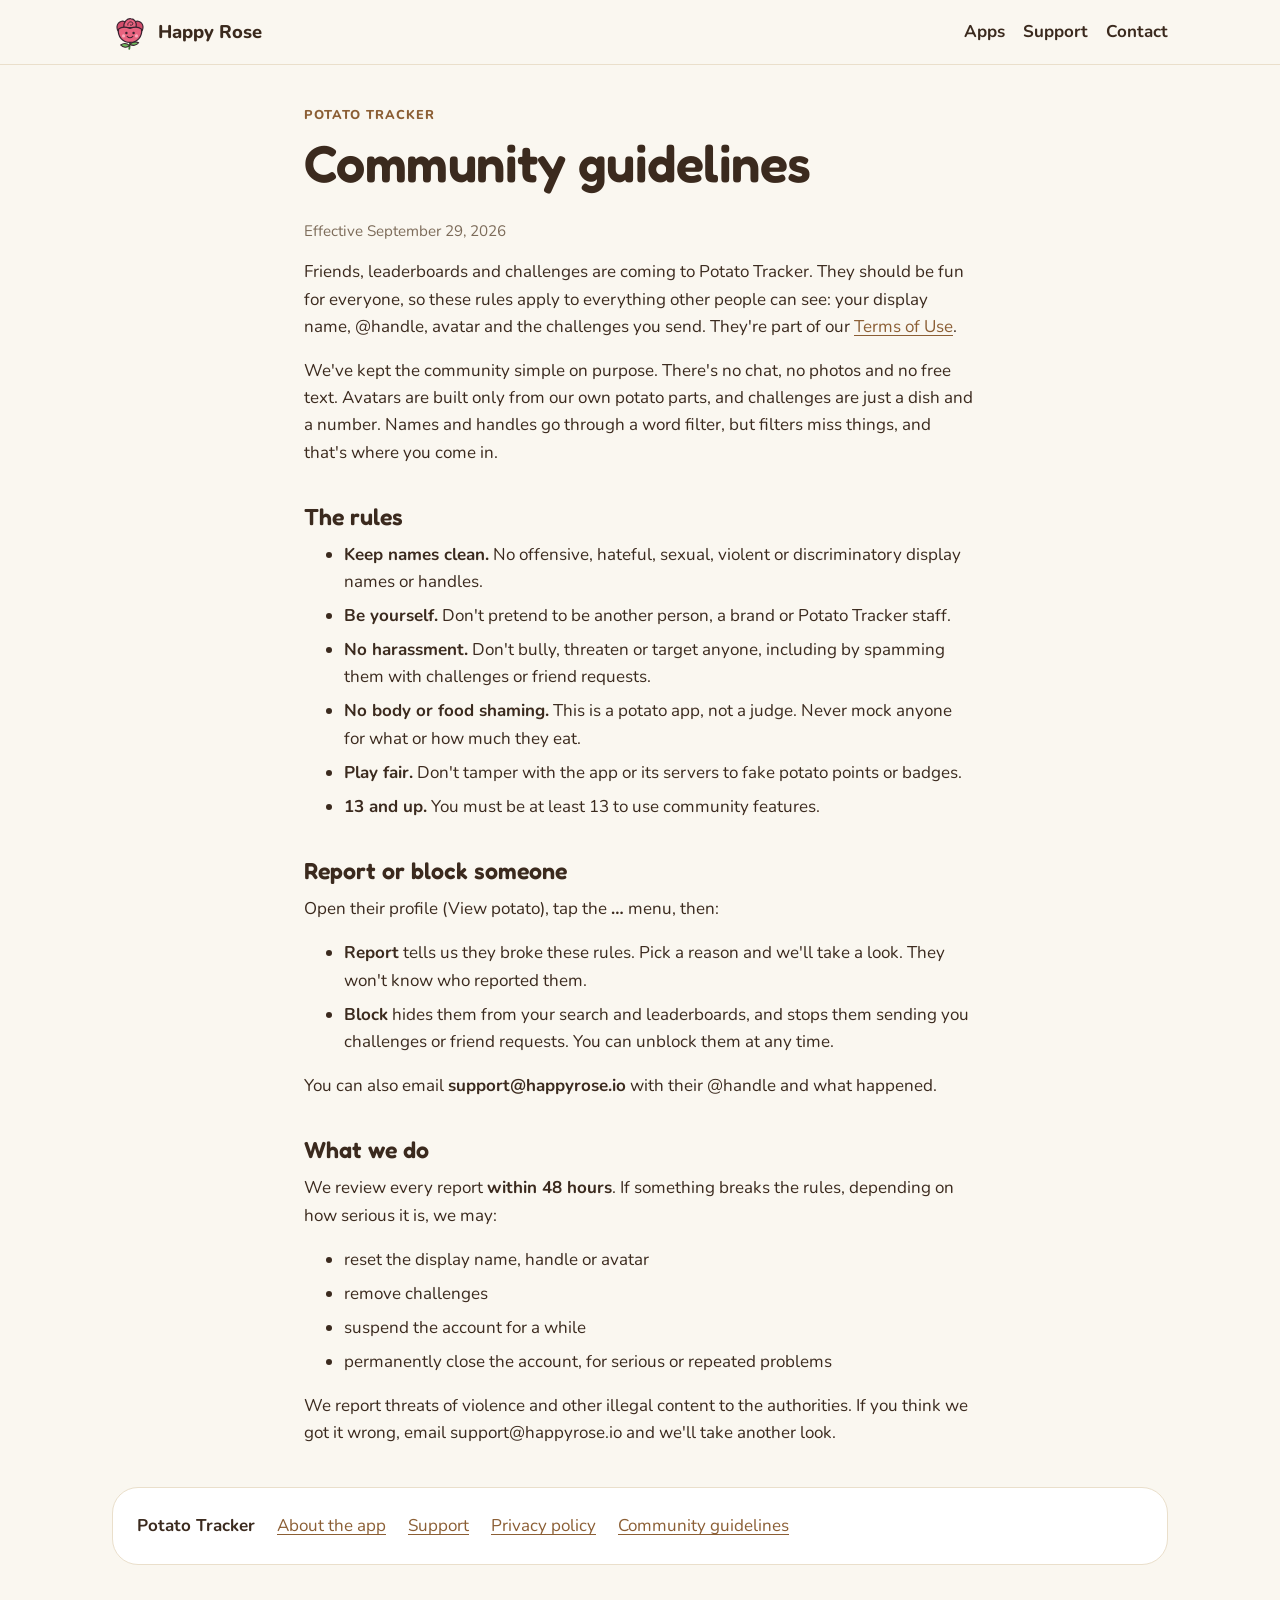
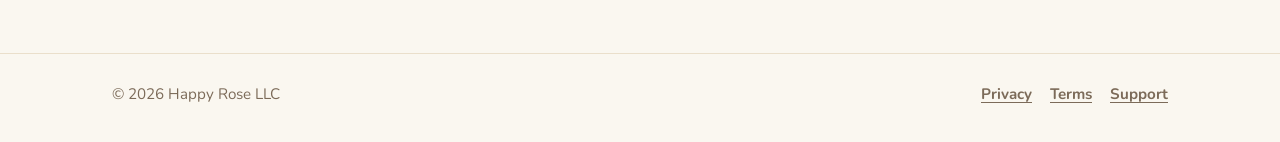
<file: apps/potato-tracker/community-guidelines/index.html>
<!doctype html>
<html lang="en">
<head>
<meta charset="utf-8">
<meta name="viewport" content="width=device-width, initial-scale=1">
<title>Potato Tracker community guidelines | Happy Rose</title>
<meta name="description" content="The rules for friends, leaderboards and challenges in Potato Tracker.">
<link rel="canonical" href="https://happyrose.io/apps/potato-tracker/community-guidelines/">
<link rel="icon" href="/apps/potato-tracker/img/app-icon.svg" type="image/svg+xml">
<link rel="apple-touch-icon" href="/apps/potato-tracker/img/app-icon-180.png">
<meta name="theme-color" content="#FAF7F0">
<meta property="og:type" content="website">
<meta property="og:site_name" content="Happy Rose LLC">
<meta property="og:title" content="Potato Tracker community guidelines | Happy Rose">
<meta property="og:description" content="The rules for friends, leaderboards and challenges in Potato Tracker.">
<meta property="og:url" content="https://happyrose.io/apps/potato-tracker/community-guidelines/">
<meta property="og:image" content="https://happyrose.io/apps/potato-tracker/img/share-card.png">
<meta property="og:image:width" content="1200">
<meta property="og:image:height" content="630">
<meta name="twitter:card" content="summary_large_image">
<meta name="twitter:title" content="Potato Tracker community guidelines | Happy Rose">
<meta name="twitter:description" content="The rules for friends, leaderboards and challenges in Potato Tracker.">
<meta name="twitter:image" content="https://happyrose.io/apps/potato-tracker/img/share-card.png">
<link rel="stylesheet" href="/assets/css/site.css">
</head>
<body class="app-potato">
<a class="skip" href="#main">Skip to content</a>
<header class="site-header">
  <div class="wrap">
    <a class="brand" href="/"><img src="/assets/img/logo.svg" alt="" width="36" height="36">Happy Rose</a>
    <nav class="site-nav" aria-label="Main">
      <ul>
        <li><a href="/#apps">Apps</a></li>
        <li><a href="/support/">Support</a></li>
        <li><a href="/#contact">Contact</a></li>
      </ul>
    </nav>
  </div>
</header>
<main id="main">
<article class="doc">
  <div class="wrap narrow">
    <p class="kicker">Potato Tracker</p>
    <h1>Community guidelines</h1>
    <p class="meta">Effective September 29, 2026</p>
    <p>Friends, leaderboards and challenges are coming to Potato Tracker. They should be fun for everyone, so these rules apply to everything other people can see: your display name, @handle, avatar and the challenges you send. They're part of our <a href="/terms/">Terms of Use</a>.</p>
    <p>We've kept the community simple on purpose. There's no chat, no photos and no free text. Avatars are built only from our own potato parts, and challenges are just a dish and a number. Names and handles go through a word filter, but filters miss things, and that's where you come in.</p>

    <h2>The rules</h2>
    <ul>
      <li><strong>Keep names clean.</strong> No offensive, hateful, sexual, violent or discriminatory display names or handles.</li>
      <li><strong>Be yourself.</strong> Don't pretend to be another person, a brand or Potato Tracker staff.</li>
      <li><strong>No harassment.</strong> Don't bully, threaten or target anyone, including by spamming them with challenges or friend requests.</li>
      <li><strong>No body or food shaming.</strong> This is a potato app, not a judge. Never mock anyone for what or how much they eat.</li>
      <li><strong>Play fair.</strong> Don't tamper with the app or its servers to fake potato points or badges.</li>
      <li><strong>13 and up.</strong> You must be at least 13 to use community features.</li>
    </ul>

    <h2>Report or block someone</h2>
    <p>Open their profile (View potato), tap the <strong>…</strong> menu, then:</p>
    <ul>
      <li><strong>Report</strong> tells us they broke these rules. Pick a reason and we'll take a look. They won't know who reported them.</li>
      <li><strong>Block</strong> hides them from your search and leaderboards, and stops them sending you challenges or friend requests. You can unblock them at any time.</li>
    </ul>
    <p>You can also email <strong>support@happyrose.io</strong> with their @handle and what happened.</p>

    <h2>What we do</h2>
    <p>We review every report <strong>within 48 hours</strong>. If something breaks the rules, depending on how serious it is, we may:</p>
    <ul>
      <li>reset the display name, handle or avatar</li>
      <li>remove challenges</li>
      <li>suspend the account for a while</li>
      <li>permanently close the account, for serious or repeated problems</li>
    </ul>
    <p>We report threats of violence and other illegal content to the authorities. If you think we got it wrong, email support@happyrose.io and we'll take another look.</p>
  </div>
</article>
<section class="section" aria-label="Potato Tracker links">
  <div class="wrap">
    <div class="panel links-row">
      <strong>Potato Tracker</strong>
      <a href="/apps/potato-tracker/">About the app</a>
      <a href="/apps/potato-tracker/support/">Support</a>
      <a href="/apps/potato-tracker/privacy/">Privacy policy</a>
      <a href="/apps/potato-tracker/community-guidelines/">Community guidelines</a>
    </div>
  </div>
</section>
</main>
<footer class="site-footer">
  <div class="wrap">
    <p>© 2026 Happy Rose LLC</p>
    <nav aria-label="Legal">
      <ul>
        <li><a href="/privacy/">Privacy</a></li>
        <li><a href="/terms/">Terms</a></li>
        <li><a href="/support/">Support</a></li>
      </ul>
    </nav>
  </div>
</footer>
</body>
</html>
</file>
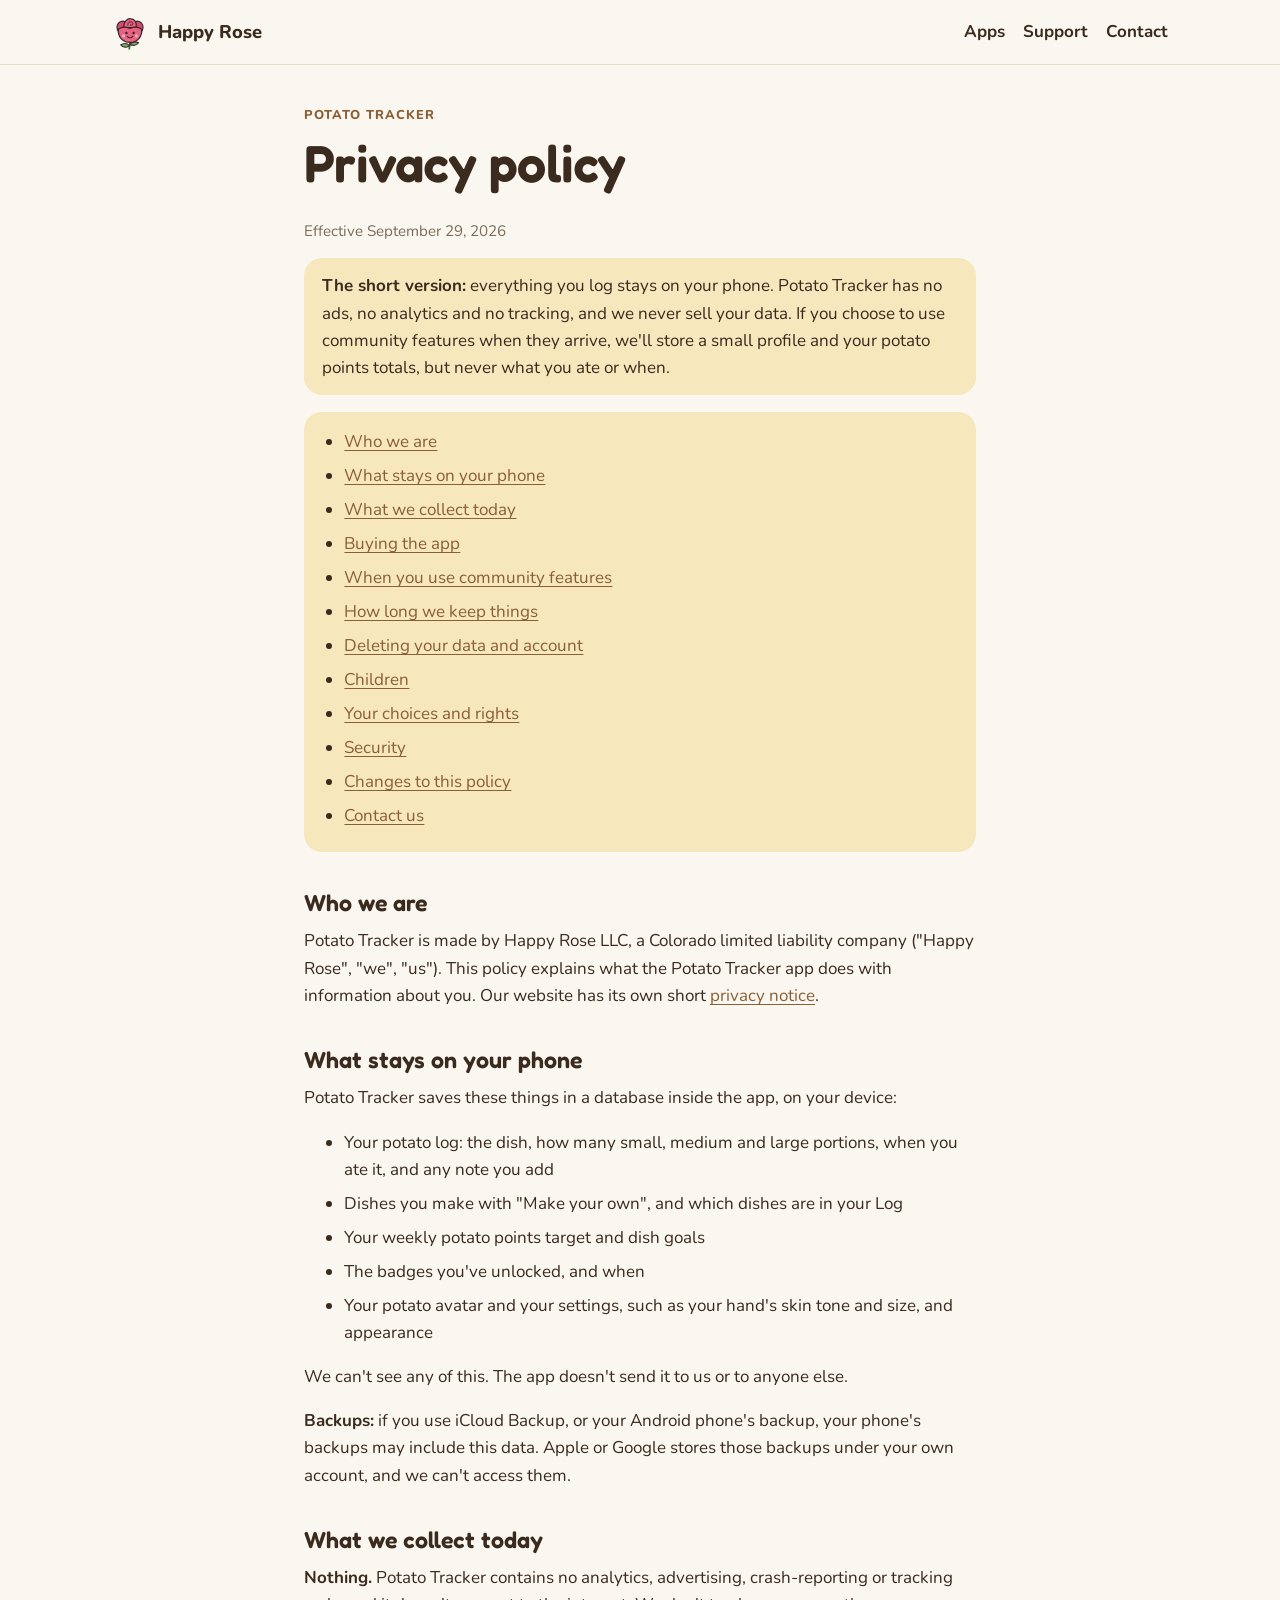
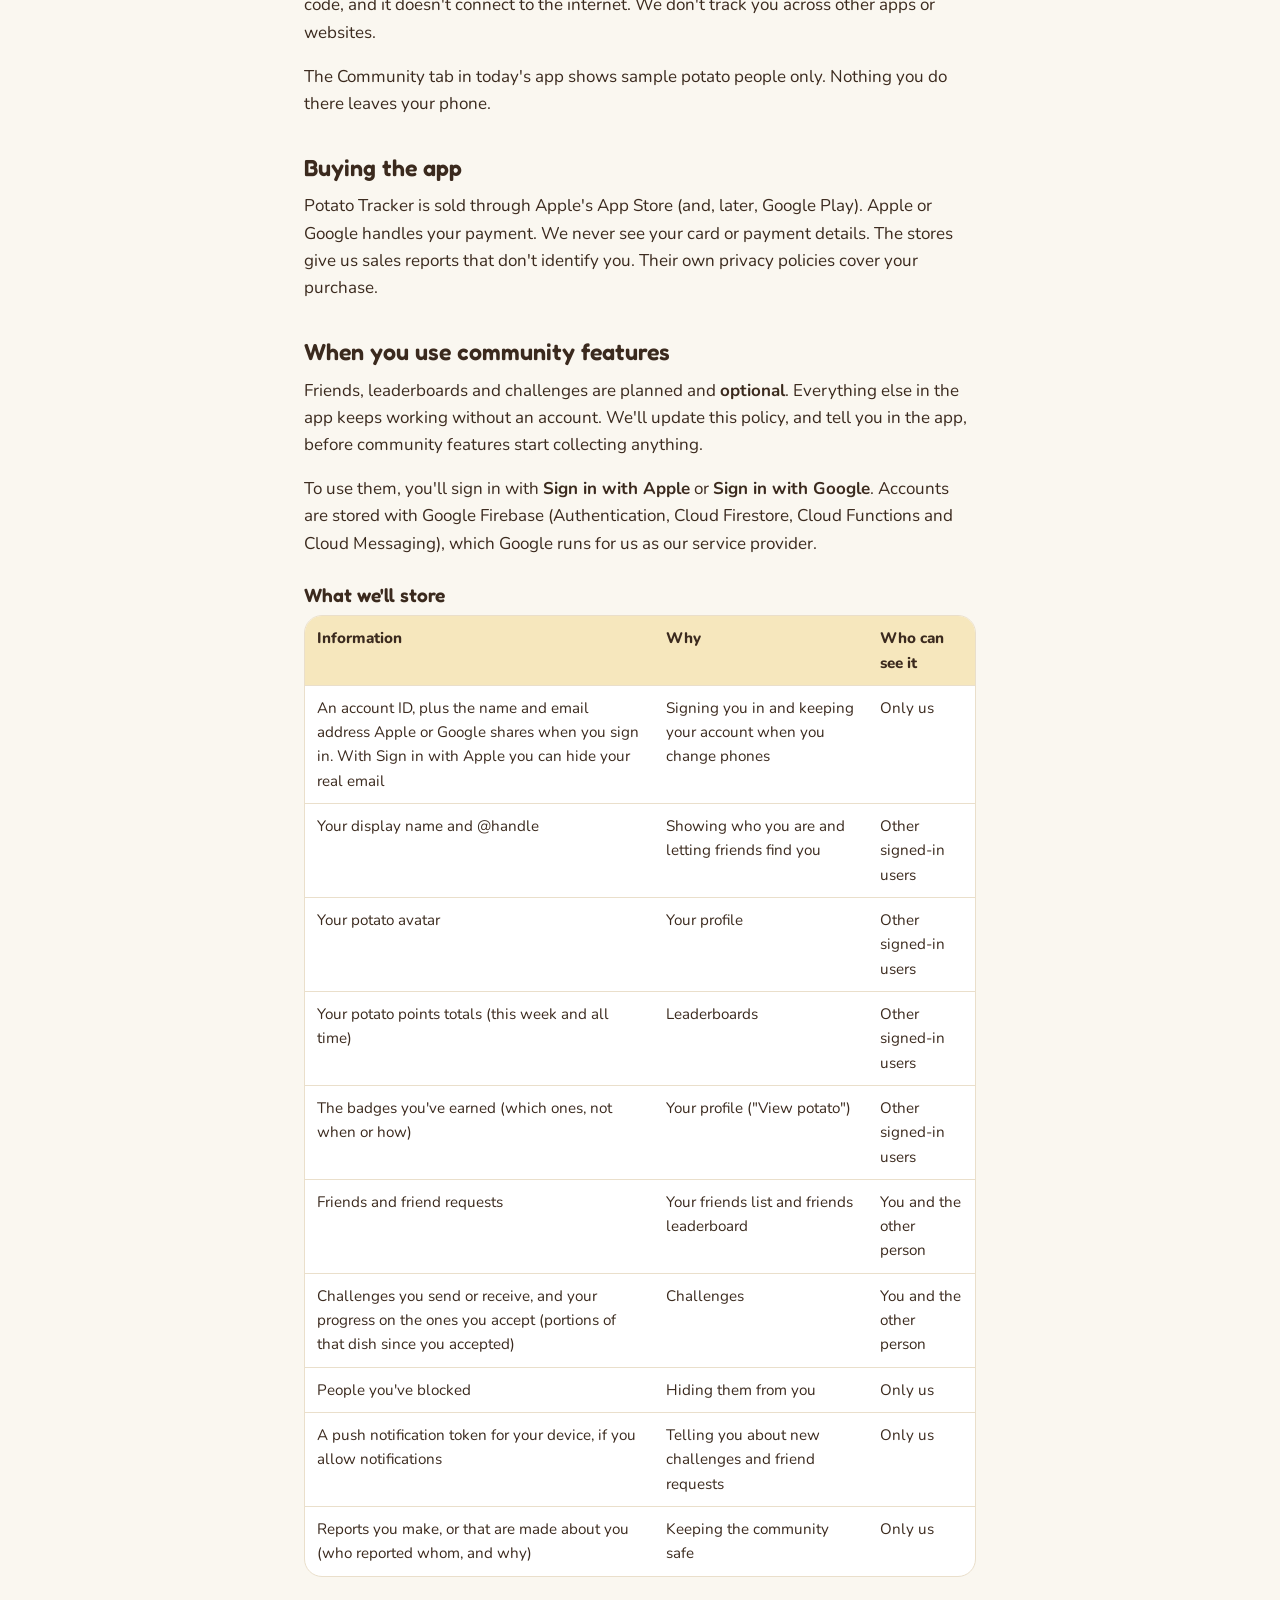
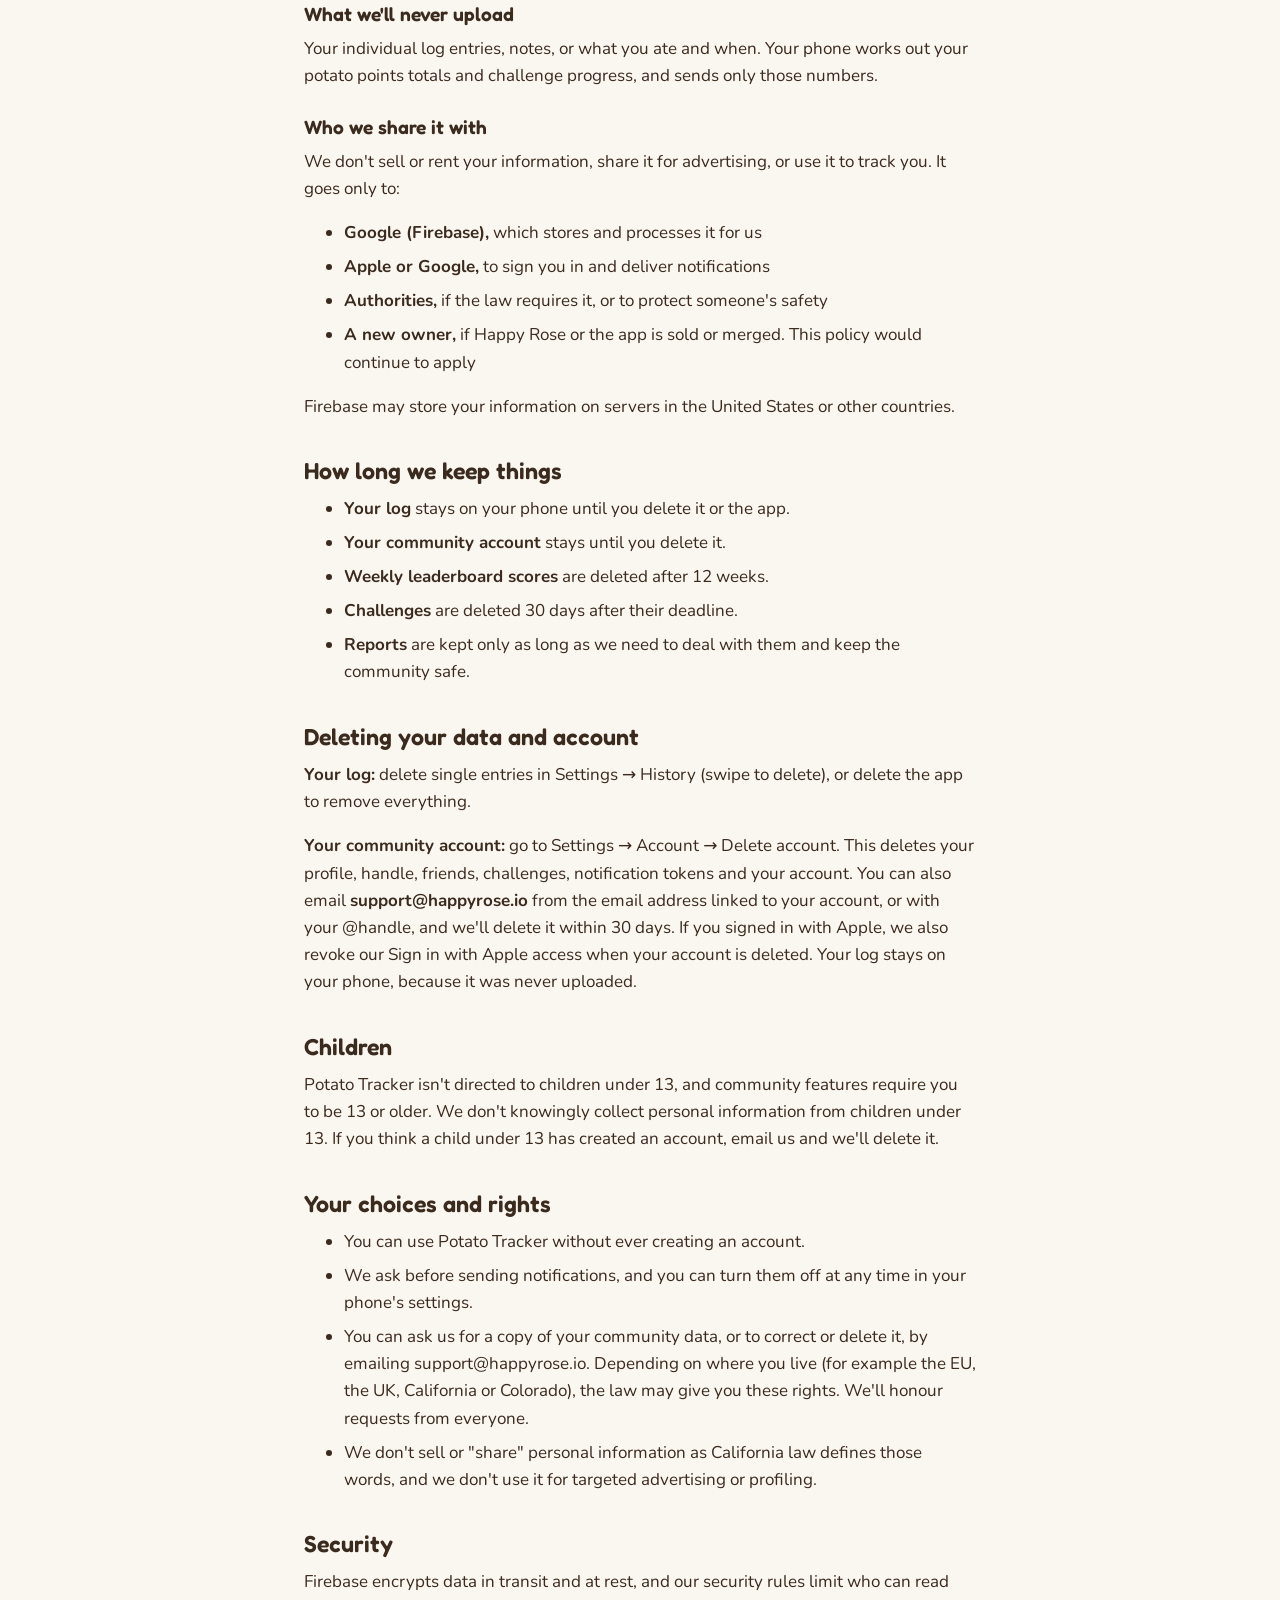
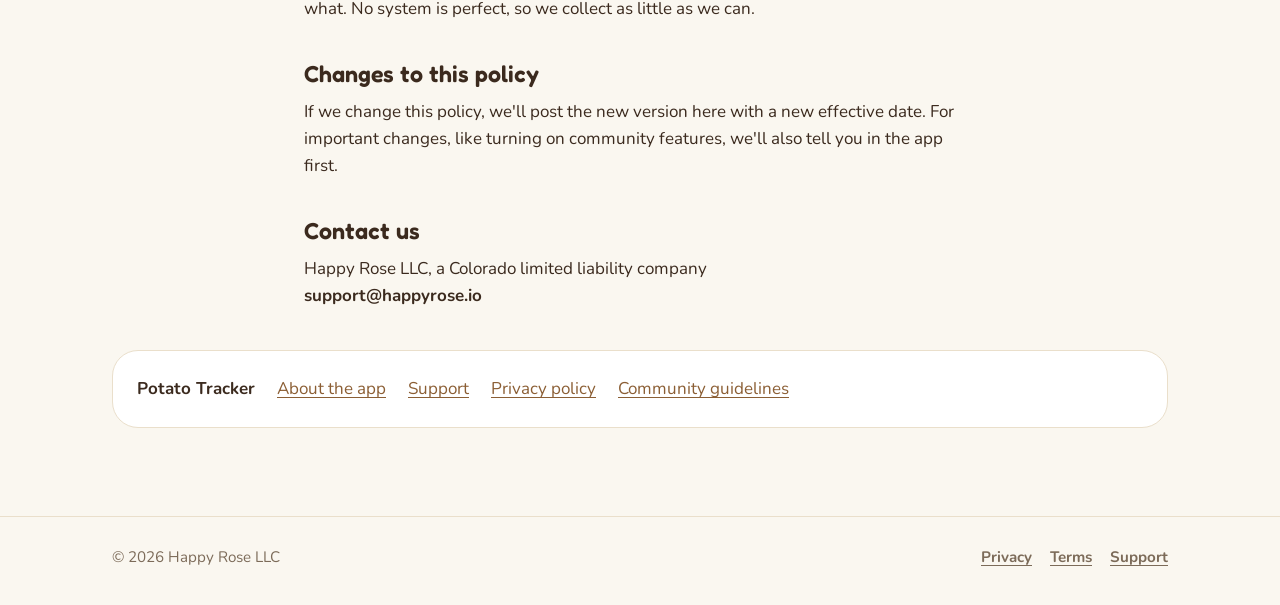
<file: apps/potato-tracker/privacy/index.html>
<!doctype html>
<html lang="en">
<head>
<meta charset="utf-8">
<meta name="viewport" content="width=device-width, initial-scale=1">
<title>Potato Tracker privacy policy | Happy Rose</title>
<meta name="description" content="How Potato Tracker handles your data: your potato log stays on your phone.">
<link rel="canonical" href="https://happyrose.io/apps/potato-tracker/privacy/">
<link rel="icon" href="/apps/potato-tracker/img/app-icon.svg" type="image/svg+xml">
<link rel="apple-touch-icon" href="/apps/potato-tracker/img/app-icon-180.png">
<meta name="theme-color" content="#FAF7F0">
<meta property="og:type" content="website">
<meta property="og:site_name" content="Happy Rose LLC">
<meta property="og:title" content="Potato Tracker privacy policy | Happy Rose">
<meta property="og:description" content="How Potato Tracker handles your data: your potato log stays on your phone.">
<meta property="og:url" content="https://happyrose.io/apps/potato-tracker/privacy/">
<meta property="og:image" content="https://happyrose.io/apps/potato-tracker/img/share-card.png">
<meta property="og:image:width" content="1200">
<meta property="og:image:height" content="630">
<meta name="twitter:card" content="summary_large_image">
<meta name="twitter:title" content="Potato Tracker privacy policy | Happy Rose">
<meta name="twitter:description" content="How Potato Tracker handles your data: your potato log stays on your phone.">
<meta name="twitter:image" content="https://happyrose.io/apps/potato-tracker/img/share-card.png">
<link rel="stylesheet" href="/assets/css/site.css">
</head>
<body class="app-potato">
<a class="skip" href="#main">Skip to content</a>
<header class="site-header">
  <div class="wrap">
    <a class="brand" href="/"><img src="/assets/img/logo.svg" alt="" width="36" height="36">Happy Rose</a>
    <nav class="site-nav" aria-label="Main">
      <ul>
        <li><a href="/#apps">Apps</a></li>
        <li><a href="/support/">Support</a></li>
        <li><a href="/#contact">Contact</a></li>
      </ul>
    </nav>
  </div>
</header>
<main id="main">
<article class="doc">
  <div class="wrap narrow">
    <p class="kicker">Potato Tracker</p>
    <h1>Privacy policy</h1>
    <p class="meta">Effective September 29, 2026</p>
    <p class="note"><strong>The short version:</strong> everything you log stays on your phone. Potato Tracker has no ads, no analytics and no tracking, and we never sell your data. If you choose to use community features when they arrive, we'll store a small profile and your potato points totals, but never what you ate or when.</p>

    <nav class="toc" aria-label="On this page">
      <ul>
        <li><a href="#who">Who we are</a></li>
        <li><a href="#on-your-phone">What stays on your phone</a></li>
        <li><a href="#today">What we collect today</a></li>
        <li><a href="#buying">Buying the app</a></li>
        <li><a href="#community">When you use community features</a></li>
        <li><a href="#retention">How long we keep things</a></li>
        <li><a href="#delete">Deleting your data and account</a></li>
        <li><a href="#children">Children</a></li>
        <li><a href="#rights">Your choices and rights</a></li>
        <li><a href="#security">Security</a></li>
        <li><a href="#changes">Changes to this policy</a></li>
        <li><a href="#contact">Contact us</a></li>
      </ul>
    </nav>

    <h2 id="who">Who we are</h2>
    <p>Potato Tracker is made by Happy Rose LLC, a Colorado limited liability company ("Happy Rose", "we", "us"). This policy explains what the Potato Tracker app does with information about you. Our website has its own short <a href="/privacy/">privacy notice</a>.</p>

    <h2 id="on-your-phone">What stays on your phone</h2>
    <p>Potato Tracker saves these things in a database inside the app, on your device:</p>
    <ul>
      <li>Your potato log: the dish, how many small, medium and large portions, when you ate it, and any note you add</li>
      <li>Dishes you make with "Make your own", and which dishes are in your Log</li>
      <li>Your weekly potato points target and dish goals</li>
      <li>The badges you've unlocked, and when</li>
      <li>Your potato avatar and your settings, such as your hand's skin tone and size, and appearance</li>
    </ul>
    <p>We can't see any of this. The app doesn't send it to us or to anyone else.</p>
    <p><strong>Backups:</strong> if you use iCloud Backup, or your Android phone's backup, your phone's backups may include this data. Apple or Google stores those backups under your own account, and we can't access them.</p>

    <h2 id="today">What we collect today</h2>
    <p><strong>Nothing.</strong> Potato Tracker contains no analytics, advertising, crash-reporting or tracking code, and it doesn't connect to the internet. We don't track you across other apps or websites.</p>
    <p>The Community tab in today's app shows sample potato people only. Nothing you do there leaves your phone.</p>

    <h2 id="buying">Buying the app</h2>
    <p>Potato Tracker is sold through Apple's App Store (and, later, Google Play). Apple or Google handles your payment. We never see your card or payment details. The stores give us sales reports that don't identify you. Their own privacy policies cover your purchase.</p>

    <h2 id="community">When you use community features</h2>
    <p>Friends, leaderboards and challenges are planned and <strong>optional</strong>. Everything else in the app keeps working without an account. We'll update this policy, and tell you in the app, before community features start collecting anything.</p>
    <p>To use them, you'll sign in with <strong>Sign in with Apple</strong> or <strong>Sign in with Google</strong>. Accounts are stored with Google Firebase (Authentication, Cloud Firestore, Cloud Functions and Cloud Messaging), which Google runs for us as our service provider.</p>

    <h3>What we'll store</h3>
    <div class="table-wrap">
    <table>
      <thead><tr><th scope="col">Information</th><th scope="col">Why</th><th scope="col">Who can see it</th></tr></thead>
      <tbody>
        <tr><td data-label="Information">An account ID, plus the name and email address Apple or Google shares when you sign in. With Sign in with Apple you can hide your real email</td><td data-label="Why">Signing you in and keeping your account when you change phones</td><td data-label="Who can see it">Only us</td></tr>
        <tr><td data-label="Information">Your display name and @handle</td><td data-label="Why">Showing who you are and letting friends find you</td><td data-label="Who can see it">Other signed-in users</td></tr>
        <tr><td data-label="Information">Your potato avatar</td><td data-label="Why">Your profile</td><td data-label="Who can see it">Other signed-in users</td></tr>
        <tr><td data-label="Information">Your potato points totals (this week and all time)</td><td data-label="Why">Leaderboards</td><td data-label="Who can see it">Other signed-in users</td></tr>
        <tr><td data-label="Information">The badges you've earned (which ones, not when or how)</td><td data-label="Why">Your profile ("View potato")</td><td data-label="Who can see it">Other signed-in users</td></tr>
        <tr><td data-label="Information">Friends and friend requests</td><td data-label="Why">Your friends list and friends leaderboard</td><td data-label="Who can see it">You and the other person</td></tr>
        <tr><td data-label="Information">Challenges you send or receive, and your progress on the ones you accept (portions of that dish since you accepted)</td><td data-label="Why">Challenges</td><td data-label="Who can see it">You and the other person</td></tr>
        <tr><td data-label="Information">People you've blocked</td><td data-label="Why">Hiding them from you</td><td data-label="Who can see it">Only us</td></tr>
        <tr><td data-label="Information">A push notification token for your device, if you allow notifications</td><td data-label="Why">Telling you about new challenges and friend requests</td><td data-label="Who can see it">Only us</td></tr>
        <tr><td data-label="Information">Reports you make, or that are made about you (who reported whom, and why)</td><td data-label="Why">Keeping the community safe</td><td data-label="Who can see it">Only us</td></tr>
      </tbody>
    </table>
    </div>

    <h3>What we'll never upload</h3>
    <p>Your individual log entries, notes, or what you ate and when. Your phone works out your potato points totals and challenge progress, and sends only those numbers.</p>

    <h3>Who we share it with</h3>
    <p>We don't sell or rent your information, share it for advertising, or use it to track you. It goes only to:</p>
    <ul>
      <li><strong>Google (Firebase),</strong> which stores and processes it for us</li>
      <li><strong>Apple or Google,</strong> to sign you in and deliver notifications</li>
      <li><strong>Authorities,</strong> if the law requires it, or to protect someone's safety</li>
      <li><strong>A new owner,</strong> if Happy Rose or the app is sold or merged. This policy would continue to apply</li>
    </ul>
    <p>Firebase may store your information on servers in the United States or other countries.</p>

    <h2 id="retention">How long we keep things</h2>
    <ul>
      <li><strong>Your log</strong> stays on your phone until you delete it or the app.</li>
      <li><strong>Your community account</strong> stays until you delete it.</li>
      <li><strong>Weekly leaderboard scores</strong> are deleted after 12 weeks.</li>
      <li><strong>Challenges</strong> are deleted 30 days after their deadline.</li>
      <li><strong>Reports</strong> are kept only as long as we need to deal with them and keep the community safe.</li>
    </ul>

    <h2 id="delete">Deleting your data and account</h2>
    <p><strong>Your log:</strong> delete single entries in Settings → History (swipe to delete), or delete the app to remove everything.</p>
    <p><strong>Your community account:</strong> go to Settings → Account → Delete account. This deletes your profile, handle, friends, challenges, notification tokens and your account. You can also email <strong>support@happyrose.io</strong> from the email address linked to your account, or with your @handle, and we'll delete it within 30 days. If you signed in with Apple, we also revoke our Sign in with Apple access when your account is deleted. Your log stays on your phone, because it was never uploaded.</p>

    <h2 id="children">Children</h2>
    <p>Potato Tracker isn't directed to children under 13, and community features require you to be 13 or older. We don't knowingly collect personal information from children under 13. If you think a child under 13 has created an account, email us and we'll delete it.</p>

    <h2 id="rights">Your choices and rights</h2>
    <ul>
      <li>You can use Potato Tracker without ever creating an account.</li>
      <li>We ask before sending notifications, and you can turn them off at any time in your phone's settings.</li>
      <li>You can ask us for a copy of your community data, or to correct or delete it, by emailing support@happyrose.io. Depending on where you live (for example the EU, the UK, California or Colorado), the law may give you these rights. We'll honour requests from everyone.</li>
      <li>We don't sell or "share" personal information as California law defines those words, and we don't use it for targeted advertising or profiling.</li>
    </ul>

    <h2 id="security">Security</h2>
    <p>Firebase encrypts data in transit and at rest, and our security rules limit who can read what. No system is perfect, so we collect as little as we can.</p>

    <h2 id="changes">Changes to this policy</h2>
    <p>If we change this policy, we'll post the new version here with a new effective date. For important changes, like turning on community features, we'll also tell you in the app first.</p>

    <h2 id="contact">Contact us</h2>
    <p>Happy Rose LLC, a Colorado limited liability company<br><strong>support@happyrose.io</strong></p>
  </div>
</article>
<section class="section" aria-label="Potato Tracker links">
  <div class="wrap">
    <div class="panel links-row">
      <strong>Potato Tracker</strong>
      <a href="/apps/potato-tracker/">About the app</a>
      <a href="/apps/potato-tracker/support/">Support</a>
      <a href="/apps/potato-tracker/privacy/">Privacy policy</a>
      <a href="/apps/potato-tracker/community-guidelines/">Community guidelines</a>
    </div>
  </div>
</section>
</main>
<footer class="site-footer">
  <div class="wrap">
    <p>© 2026 Happy Rose LLC</p>
    <nav aria-label="Legal">
      <ul>
        <li><a href="/privacy/">Privacy</a></li>
        <li><a href="/terms/">Terms</a></li>
        <li><a href="/support/">Support</a></li>
      </ul>
    </nav>
  </div>
</footer>
</body>
</html>
</file>
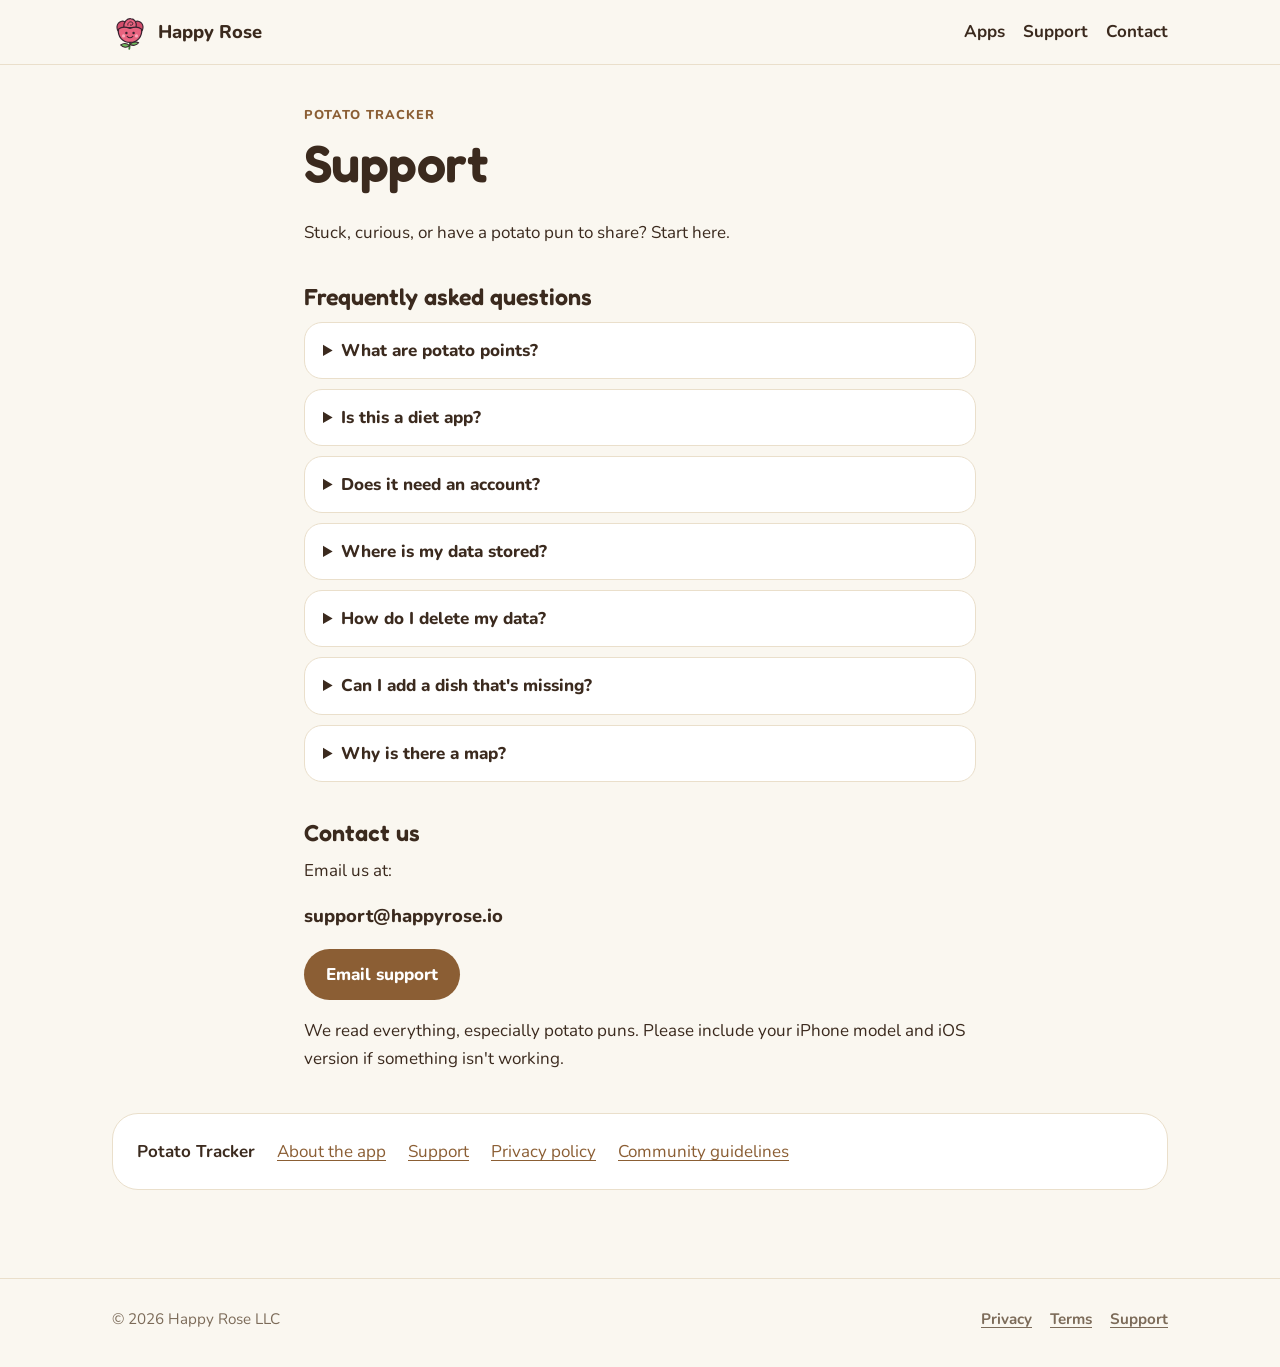
<file: apps/potato-tracker/support/index.html>
<!doctype html>
<html lang="en">
<head>
<meta charset="utf-8">
<meta name="viewport" content="width=device-width, initial-scale=1">
<title>Potato Tracker support | Happy Rose</title>
<meta name="description" content="Answers to common questions about Potato Tracker, and how to reach us.">
<link rel="canonical" href="https://happyrose.io/apps/potato-tracker/support/">
<link rel="icon" href="/apps/potato-tracker/img/app-icon.svg" type="image/svg+xml">
<link rel="apple-touch-icon" href="/apps/potato-tracker/img/app-icon-180.png">
<meta name="theme-color" content="#FAF7F0">
<meta property="og:type" content="website">
<meta property="og:site_name" content="Happy Rose LLC">
<meta property="og:title" content="Potato Tracker support | Happy Rose">
<meta property="og:description" content="Answers to common questions about Potato Tracker, and how to reach us.">
<meta property="og:url" content="https://happyrose.io/apps/potato-tracker/support/">
<meta property="og:image" content="https://happyrose.io/apps/potato-tracker/img/share-card.png">
<meta property="og:image:width" content="1200">
<meta property="og:image:height" content="630">
<meta name="twitter:card" content="summary_large_image">
<meta name="twitter:title" content="Potato Tracker support | Happy Rose">
<meta name="twitter:description" content="Answers to common questions about Potato Tracker, and how to reach us.">
<meta name="twitter:image" content="https://happyrose.io/apps/potato-tracker/img/share-card.png">
<link rel="stylesheet" href="/assets/css/site.css">
</head>
<body class="app-potato">
<a class="skip" href="#main">Skip to content</a>
<header class="site-header">
  <div class="wrap">
    <a class="brand" href="/"><img src="/assets/img/logo.svg" alt="" width="36" height="36">Happy Rose</a>
    <nav class="site-nav" aria-label="Main">
      <ul>
        <li><a href="/#apps">Apps</a></li>
        <li><a href="/support/">Support</a></li>
        <li><a href="/#contact">Contact</a></li>
      </ul>
    </nav>
  </div>
</header>
<main id="main">
<article class="doc">
  <div class="wrap narrow">
    <p class="kicker">Potato Tracker</p>
    <h1>Support</h1>
    <p>Stuck, curious, or have a potato pun to share? Start here.</p>
    <h2>Frequently asked questions</h2>
    <details>
      <summary>What are potato points?</summary>
      <p>A simple way to count how much potato you ate. Small portions are 1 potato point, medium 2 and large 3. Your weekly goal is in potato points too.</p>
    </details>
    <details>
      <summary>Is this a diet app?</summary>
      <p>Nope. It's a fun way to notice what you eat (and maybe discover new potato dishes). There's no calorie counting and no judgement.</p>
    </details>
    <details>
      <summary>Does it need an account?</summary>
      <p>No. Logging, goals, badges and your avatar work offline with no sign-in. The upcoming community features (friends, leaderboards, challenges) will need an account.</p>
    </details>
    <details>
      <summary>Where is my data stored?</summary>
      <p>On your phone. Delete the app and your data goes with it.</p>
    </details>
    <details>
      <summary>How do I delete my data?</summary>
      <p>Everything you log lives on your phone, so deleting the app deletes it all. When community features arrive, you'll be able to delete your account and its data inside the app, or by emailing support@happyrose.io.</p>
    </details>
    <details>
      <summary>Can I add a dish that's missing?</summary>
      <p>Yes. Tap <strong>Add potato</strong> on the Log screen to add more of the 55 built-in dishes, or make your own.</p>
    </details>
    <details>
      <summary>Why is there a map?</summary>
      <p>Every dish has a home. Potatoes of the world shows where all 55 come from, with a short story for each, and lights up the ones you've eaten. Find it in Settings under "Where do potatoes come from?"</p>
    </details>
    <h2 id="contact">Contact us</h2>
    <p>Email us at:</p>
    <p class="email">support@happyrose.io</p>
    <p><a class="button" href="mailto:support@happyrose.io?subject=Potato%20Tracker">Email support</a></p>
    <p>We read everything, especially potato puns. Please include your iPhone model and iOS version if something isn't working.</p>
  </div>
</article>
<section class="section" aria-label="Potato Tracker links">
  <div class="wrap">
    <div class="panel links-row">
      <strong>Potato Tracker</strong>
      <a href="/apps/potato-tracker/">About the app</a>
      <a href="/apps/potato-tracker/support/">Support</a>
      <a href="/apps/potato-tracker/privacy/">Privacy policy</a>
      <a href="/apps/potato-tracker/community-guidelines/">Community guidelines</a>
    </div>
  </div>
</section>
</main>
<footer class="site-footer">
  <div class="wrap">
    <p>© 2026 Happy Rose LLC</p>
    <nav aria-label="Legal">
      <ul>
        <li><a href="/privacy/">Privacy</a></li>
        <li><a href="/terms/">Terms</a></li>
        <li><a href="/support/">Support</a></li>
      </ul>
    </nav>
  </div>
</footer>
</body>
</html>
</file>
<file: assets/css/site.css>
/* Happy Rose LLC — shared styles. Tokens first; app pages override them with a body class. */

@font-face { font-family: "Nunito"; src: url("../fonts/nunito_regular.ttf") format("truetype"); font-weight: 400; font-display: swap; }
@font-face { font-family: "Nunito"; src: url("../fonts/nunito_bold.ttf") format("truetype"); font-weight: 700; font-display: swap; }
@font-face { font-family: "Nunito"; src: url("../fonts/nunito_extrabold.ttf") format("truetype"); font-weight: 800; font-display: swap; }
@font-face { font-family: "Fredoka"; src: url("../fonts/fredoka_semibold.ttf") format("truetype"); font-weight: 600; font-display: swap; }

:root {
  color-scheme: light;
  --bg: #FFF9F6;
  --surface: #FFFFFF;
  --tint: #FCE8EC;
  --text: #3A2230;
  --muted: #76596A;
  --accent: #B33A5A;
  --accent-strong: #E8637F;
  --on-accent: #FFFFFF;
  --line: #F0DDE0;
  --focus: #B33A5A;
  --font-body: "Nunito", system-ui, -apple-system, "Segoe UI", sans-serif;
  --font-display: "Nunito", system-ui, -apple-system, "Segoe UI", sans-serif;
  --display-weight: 800;
  --radius: 18px;
  --radius-lg: 26px;
  --max: 68rem;
  --gutter: 16px;
}


*, *::before, *::after { box-sizing: border-box; }
html { -webkit-text-size-adjust: 100%; }
body {
  margin: 0;
  background: var(--bg);
  color: var(--text);
  font-family: var(--font-body);
  font-size: 1.0625rem;
  line-height: 1.6;
  display: flex;
  flex-direction: column;
  min-height: 100vh;
}
main { flex: 1; }
img, svg { max-width: 100%; height: auto; display: block; }

h1, h2, h3 {
  font-family: var(--font-display);
  font-weight: var(--display-weight);
  line-height: 1.15;
  margin: 0 0 .5em;
  text-wrap: balance;
}
h1 { font-size: clamp(2rem, 6vw, 3.25rem); letter-spacing: -.01em; }
h2 { font-size: clamp(1.5rem, 4vw, 2rem); margin-top: 1.6em; }
h3 { font-size: 1.2rem; margin-top: 1.4em; }
p, ul, ol { margin: 0 0 1em; }
a { color: var(--accent); text-underline-offset: .18em; text-decoration-thickness: .08em; }
a:hover { text-decoration-thickness: .14em; }
:focus-visible { outline: 3px solid var(--focus); outline-offset: 3px; border-radius: 6px; }

.skip { position: absolute; left: -999px; top: 8px; background: var(--surface); padding: 8px 14px; border-radius: 10px; z-index: 10; }
.skip:focus { left: 8px; }

.wrap { max-width: var(--max); margin: 0 auto; padding: 0 var(--gutter); }
.narrow { max-width: 44rem; }

/* Header */
.site-header { border-bottom: 1.5px solid var(--line); background: var(--bg); }
.site-header .wrap { display: flex; align-items: center; justify-content: space-between; gap: 12px; min-height: 64px; flex-wrap: wrap; }
.brand { display: flex; align-items: center; gap: 10px; color: var(--text); text-decoration: none; font-weight: 800; font-size: 1.15rem; font-family: "Nunito", system-ui, sans-serif; }
.brand img { width: 36px; height: 36px; }
.site-nav ul { display: flex; gap: 4px 18px; list-style: none; margin: 0; padding: 0; flex-wrap: wrap; }
.site-nav a { color: var(--text); text-decoration: none; font-weight: 700; font-family: "Nunito", system-ui, sans-serif; }
.site-nav a:hover, .site-nav a[aria-current="page"] { color: var(--accent); text-decoration: underline; }

/* Footer */
.site-footer { border-top: 1.5px solid var(--line); margin-top: 64px; padding: 28px 0 36px; color: var(--muted); font-size: .95rem; font-family: "Nunito", system-ui, sans-serif; }
.site-footer .wrap { display: flex; flex-wrap: wrap; gap: 12px 28px; justify-content: space-between; align-items: center; }
.site-footer ul { display: flex; gap: 18px; list-style: none; margin: 0; padding: 0; flex-wrap: wrap; }
.site-footer a { color: var(--muted); font-weight: 700; }
.site-footer p { margin: 0; }

/* Sections */
.hero { padding: 56px 0 24px; }
.hero .lede { font-size: clamp(1.15rem, 2.6vw, 1.35rem); color: var(--muted); max-width: 38rem; }
.kicker { text-transform: uppercase; letter-spacing: .08em; font-size: .8rem; font-weight: 800; color: var(--accent); margin-bottom: .6em; }
.section { padding: 24px 0; }

/* App cards */
.app-grid { display: grid; grid-template-columns: repeat(auto-fill, minmax(min(100%, 290px), 1fr)); gap: 18px; padding: 0; margin: 0; list-style: none; }
.app-card {
  position: relative; display: flex; gap: 16px; align-items: flex-start;
  background: var(--surface); border: 1.5px solid var(--line); border-radius: var(--radius-lg);
  padding: 20px; transition: transform .15s ease, border-color .15s ease;
}
.app-card:hover { transform: translateY(-2px); border-color: var(--accent); }
.app-card img { width: 84px; height: 84px; border-radius: 20px; flex: none; border: 1.5px solid var(--line); }
.app-card h3 { margin: 2px 0 4px; font-size: 1.25rem; }
.app-card p { margin: 0 0 10px; color: var(--muted); font-size: 1rem; }
.app-card a { color: var(--text); text-decoration: none; }
.app-card a::after { content: ""; position: absolute; inset: 0; border-radius: inherit; }
.app-card--empty { border-style: dashed; background: transparent; align-items: center; color: var(--muted); }
.app-card--empty:hover { transform: none; border-color: var(--line); }
.app-card--empty .placeholder { width: 84px; height: 84px; border-radius: 20px; border: 1.5px dashed var(--line); display: grid; place-items: center; font-size: 2rem; flex: none; }

.pill { display: inline-block; font-size: .8rem; font-weight: 800; padding: 3px 10px; border-radius: 999px; background: var(--tint); color: var(--text); }

.panel { background: var(--surface); border: 1.5px solid var(--line); border-radius: var(--radius-lg); padding: 24px; }
.values { display: grid; grid-template-columns: repeat(auto-fit, minmax(min(100%, 220px), 1fr)); gap: 16px; list-style: none; padding: 0; }
.values li { background: var(--surface); border: 1.5px solid var(--line); border-radius: var(--radius); padding: 18px; }
.values strong { display: block; font-size: 1.05rem; margin-bottom: 4px; }
.values span { color: var(--muted); font-size: .98rem; }

.button {
  display: inline-block; background: var(--accent); color: var(--on-accent); font-weight: 800;
  padding: 12px 22px; border-radius: 999px; text-decoration: none; border: 0;
}
.button:hover { filter: brightness(1.07); }
.email { font-weight: 800; font-size: 1.15rem; word-break: break-all; }

/* Long-form legal and FAQ text */
.doc { padding-top: 40px; }
.doc .meta { color: var(--muted); font-size: .95rem; }
.doc h2 { font-size: 1.45rem; }
.doc li { margin-bottom: .4em; }
.doc details { background: var(--surface); border: 1.5px solid var(--line); border-radius: var(--radius); padding: 14px 18px; margin-bottom: 10px; }
.doc summary { cursor: pointer; font-weight: 800; }
.doc details[open] summary { margin-bottom: 8px; }
.doc details p:last-child { margin-bottom: 0; }
.doc .table-wrap { overflow-x: auto; margin: 0 0 1em; border: 1.5px solid var(--line); border-radius: var(--radius); background: var(--surface); }
.doc table { border-collapse: collapse; width: 100%; font-size: .95rem; min-width: 520px; }
.doc th, .doc td { text-align: left; vertical-align: top; padding: 10px 12px; border-bottom: 1px solid var(--line); }
.doc th { background: var(--tint); font-weight: 800; }
.doc tr:last-child td { border-bottom: 0; }
.doc h2 { scroll-margin-top: 16px; }
@media (max-width: 600px) {
  .doc .table-wrap { border: 0; background: none; overflow: visible; }
  .doc table { min-width: 0; }
  .doc thead { position: absolute; width: 1px; height: 1px; overflow: hidden; clip: rect(0 0 0 0); }
  .doc tr { display: block; background: var(--surface); border: 1.5px solid var(--line); border-radius: var(--radius); margin-bottom: 10px; padding: 6px 0; }
  .doc td { display: block; border: 0; padding: 4px 14px; }
  .doc td::before { content: attr(data-label); display: block; font-size: .75rem; font-weight: 800; text-transform: uppercase; letter-spacing: .06em; color: var(--muted); }
}
.toc { background: var(--tint); border-radius: var(--radius); padding: 16px 20px; }
.toc ul { margin: 0; padding-left: 1.2em; }
.note { background: var(--tint); border-radius: var(--radius); padding: 14px 18px; }

.lede-sm { font-size: 1.15rem; color: var(--muted); }
.support-app { display: flex; gap: 18px; align-items: flex-start; background: var(--surface); border: 1.5px solid var(--line); border-radius: var(--radius-lg); padding: 20px; }
.support-app img { width: 72px; height: 72px; border-radius: 22%; flex: none; border: 1.5px solid var(--line); }
.support-app h3 { margin: 0 0 4px; font-size: 1.25rem; }
.support-app p { color: var(--muted); margin-bottom: 12px; }
.support-links { display: flex; flex-wrap: wrap; gap: 10px 18px; align-items: center; margin: 0 !important; }
.contact-grid { display: grid; gap: 20px; grid-template-columns: repeat(auto-fit, minmax(min(100%, 240px), 1fr)); }
.contact-grid p { margin: 0 0 4px; }
.contact-grid p:last-child { color: var(--muted); }
@media (max-width: 480px) { .support-app { flex-direction: column; } }

/* 404 */
.lost { text-align: center; padding: 72px 0 24px; }
.lost img { width: 180px; margin: 0 auto 20px; }

/* ---------- Potato Tracker page: the app's own palette and type (from its docs/DESIGN.md) ---------- */
.app-potato {
  --bg: #FAF7F0;
  --surface: #FFFFFF;
  --tint: #F6E7BD;
  --text: #3B2A1E;
  --muted: #7C6B59;
  --accent: #8B5E34;
  --accent-strong: #D9443A;
  --on-accent: #FFFFFF;
  --line: #EADFCB;
  --focus: #8B5E34;
  --font-display: "Fredoka", "Nunito", system-ui, sans-serif;
  --display-weight: 600;
}
.app-hero { padding: 36px 0 8px; }
.app-title { display: flex; align-items: center; gap: 14px; margin-bottom: 18px; }
.app-title .icon { width: 72px; height: 72px; border-radius: 22%; box-shadow: 0 6px 18px rgba(59, 42, 30, .14); }
.app-name { font-family: var(--font-display); font-weight: 600; font-size: 1.35rem; margin: 0; }
.app-hero h1 { font-size: clamp(2.6rem, 10vw, 4.5rem); margin-bottom: .25em; }
.app-hero .tagline { font-size: clamp(1.1rem, 2.6vw, 1.3rem); color: var(--muted); max-width: 40rem; }
.cta-row { display: flex; flex-wrap: wrap; gap: 12px 20px; align-items: center; margin: 22px 0 0; }
.button.store { background: var(--text); color: var(--bg); font-size: 1.05rem; padding: 14px 24px; cursor: default; }
a.button.store[href] { cursor: pointer; }
.facts { display: flex; flex-wrap: wrap; gap: 8px; list-style: none; padding: 0; margin: 20px 0 0; }
.facts li { background: var(--surface); border: 1.5px solid var(--line); border-radius: 999px; padding: 4px 14px; font-weight: 700; font-size: .92rem; }

.stage { background: var(--tint); border-radius: 22px; padding: 18px; display: grid; place-items: center; }
.hero-art { margin-top: 28px; }
.hero-art img { width: min(100%, 300px); }
@media (min-width: 560px) { .hero-art img { width: 100%; max-width: 820px; } }

.steps { list-style: none; padding: 0; margin: 0; display: grid; gap: 16px; grid-template-columns: repeat(auto-fit, minmax(min(100%, 260px), 1fr)); counter-reset: step; }
.steps li { background: var(--surface); border: 1.5px solid var(--line); border-radius: 22px; padding: 20px; counter-increment: step; }
.steps h3 { margin: 0 0 6px; font-size: 1.3rem; }
.steps h3::before { content: counter(step); display: inline-grid; place-items: center; width: 1.6em; height: 1.6em; margin-right: .45em; border-radius: 50%; background: var(--accent); color: var(--on-accent); font-size: .8em; vertical-align: .08em; }
.steps p { margin: 0; color: var(--muted); }
.steps .art, .feature .art { background: var(--tint); border-radius: 18px; height: 170px; display: grid; place-items: center; margin-bottom: 16px; overflow: hidden; }
.steps .art img, .feature .art img { height: 140px; width: auto; }
.points { display: flex !important; justify-content: center; align-items: flex-end; gap: 14px; padding-bottom: 22px; }
.points span { display: flex; flex-direction: column; align-items: center; font-weight: 800; font-size: .85rem; color: var(--text); }
.points b { font-family: var(--font-display); font-weight: 600; display: grid; place-items: center; border-radius: 50%; background: #FFE27A; border: 2.5px solid #3B2A1E; margin-bottom: 6px; }
.points span:nth-child(1) b { width: 44px; height: 44px; font-size: 1.3rem; }
.points span:nth-child(2) b { width: 60px; height: 60px; font-size: 1.7rem; }
.points span:nth-child(3) b { width: 78px; height: 78px; font-size: 2.2rem; }

.features { display: grid; gap: 16px; grid-template-columns: repeat(auto-fit, minmax(min(100%, 280px), 1fr)); list-style: none; padding: 0; margin: 0; }
.feature { background: var(--surface); border: 1.5px solid var(--line); border-radius: 22px; padding: 20px; }
.feature h3 { margin: 0 0 6px; font-size: 1.3rem; }
.feature p { margin: 0; color: var(--muted); }
.feature .more { margin-top: 10px; }
.pill.soon { background: #FFE27A; color: #3B2A1E; margin-bottom: 10px; }

.ring { --p: 60; width: 124px; height: 124px; border-radius: 50%; display: grid; place-items: center;
  background: conic-gradient(var(--accent) calc(var(--p) * 1%), var(--line) 0); }
.ring span { width: 94px; height: 94px; border-radius: 50%; background: var(--surface); display: grid; place-content: center; text-align: center; color: var(--muted); font-weight: 800; font-size: .8rem; line-height: 1.1; }
.ring b { font-family: var(--font-display); font-weight: 600; font-size: 2rem; color: var(--text); }

.medals { display: flex !important; flex-wrap: wrap; align-content: center; justify-content: center; gap: 8px; padding: 12px; }
.medals span { background: radial-gradient(circle at 35% 30%, #FFF3D3, #FFE27A); border: 2px solid #E9B44C; color: #3B2A1E; border-radius: 999px; padding: 6px 12px; font-weight: 800; font-size: .88rem; }
.medals .locked { background: var(--surface); border-color: var(--line); color: var(--muted); border-style: dashed; }

.wide { display: grid; gap: 20px; align-items: center; }
.wide > * { min-width: 0; }
.wide h2 { margin-top: 0; }
.wide-text p { color: var(--muted); }
.map { padding: 0; overflow: hidden; background: #CFE3EA; }
.map img { width: 100%; }
.dish-row { list-style: none; padding: 0; margin: 12px 0 0; display: flex; gap: 10px; overflow-x: auto; scrollbar-width: thin; padding-bottom: 6px; }
.dish-row li { flex: 0 0 96px; text-align: center; font-size: .85rem; font-weight: 700; line-height: 1.2; }
.dish-row img { width: 80px; height: 80px; margin: 0 auto 6px; background: var(--tint); border-radius: 16px; padding: 6px; }

.joke { background: var(--surface); border: 1.5px solid var(--line); border-radius: 26px; padding: 24px; }
.joke h2 { margin-top: 0; }
.joke p { color: var(--muted); max-width: 40rem; }
.joke .stage img { width: 100%; max-width: 600px; }
.links-row { display: flex; flex-wrap: wrap; gap: 10px 22px; align-items: baseline; }

.final { display: flex; flex-wrap: wrap; align-items: center; gap: 8px 28px; background: var(--tint); border-radius: 26px; padding: 24px; }
.final img { width: 140px; }
.final h2 { margin-top: 0; }
.final p { color: var(--muted); }
.final .button.store { margin-top: 4px; }

@media (min-width: 860px) {
  .wide { grid-template-columns: 1.25fr 1fr; gap: 36px; }
}

@media (prefers-reduced-motion: reduce) {
  * { transition: none !important; }
}
</file>
